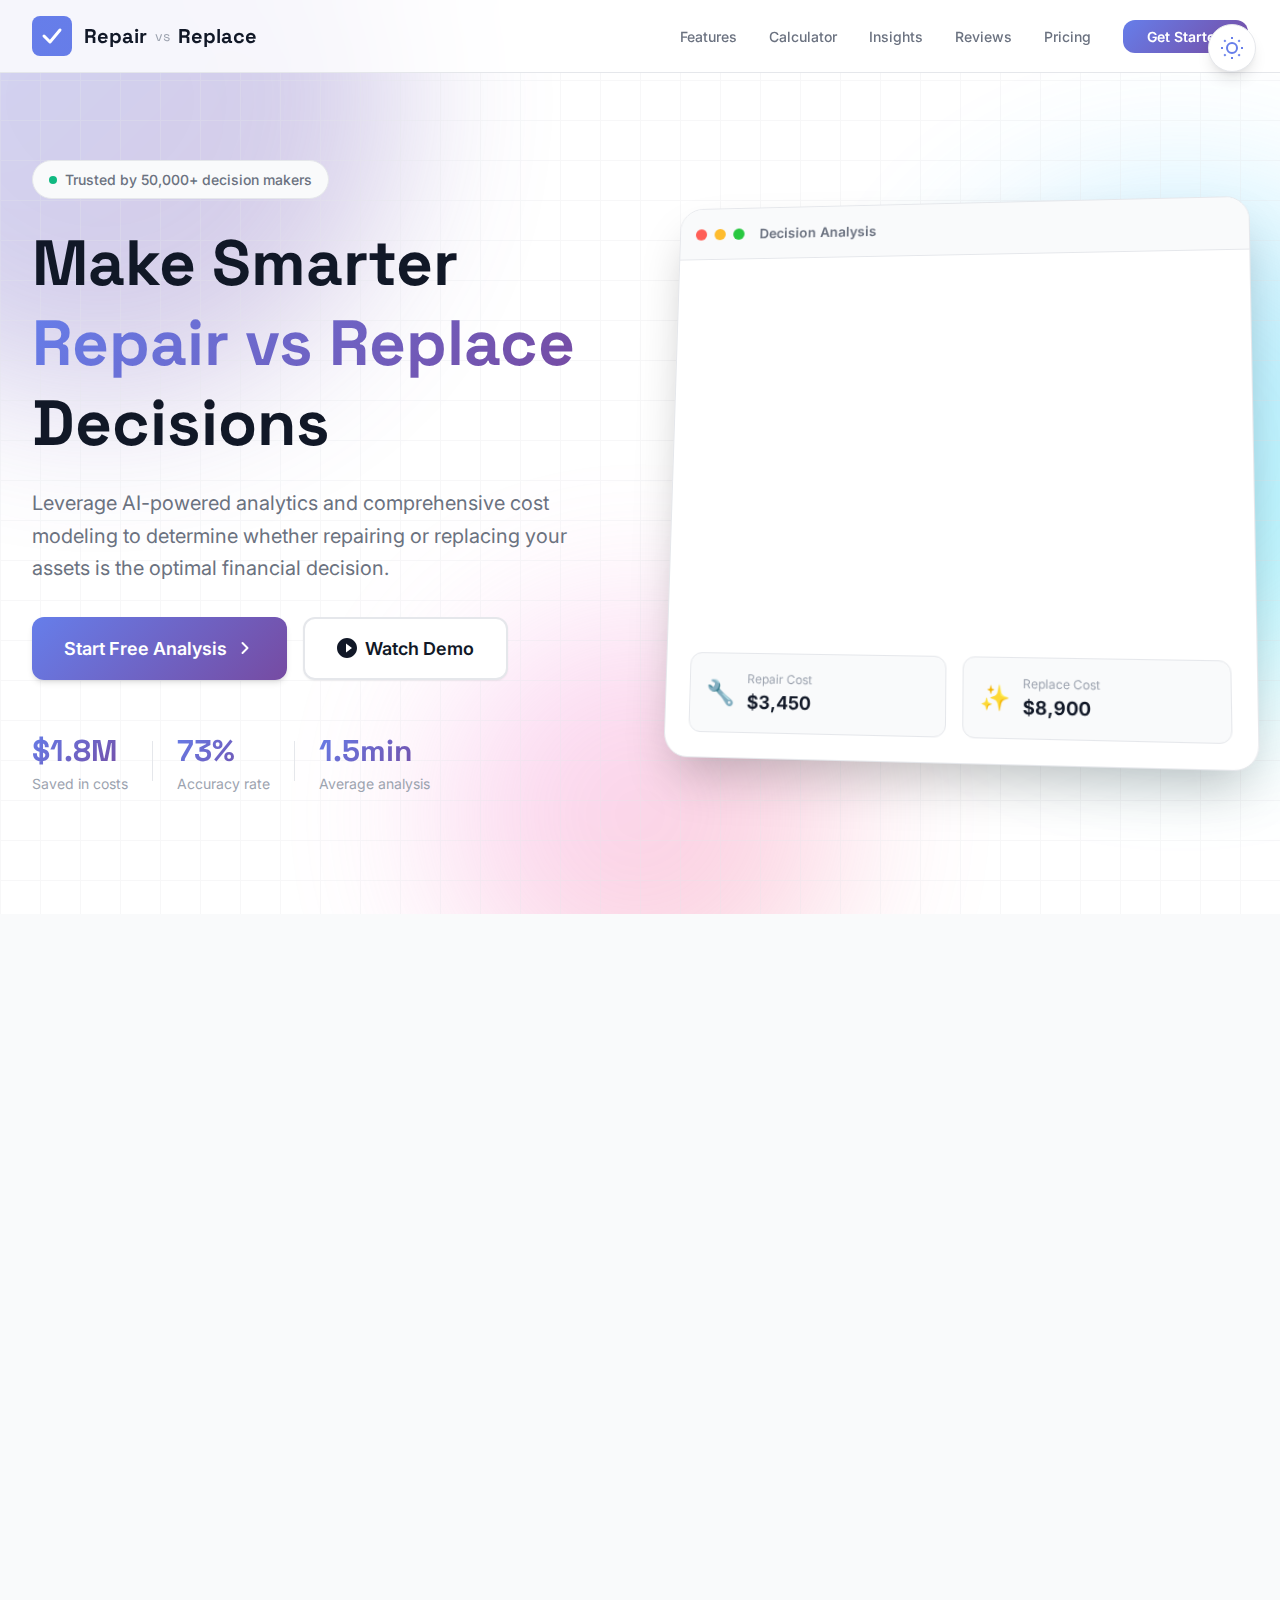
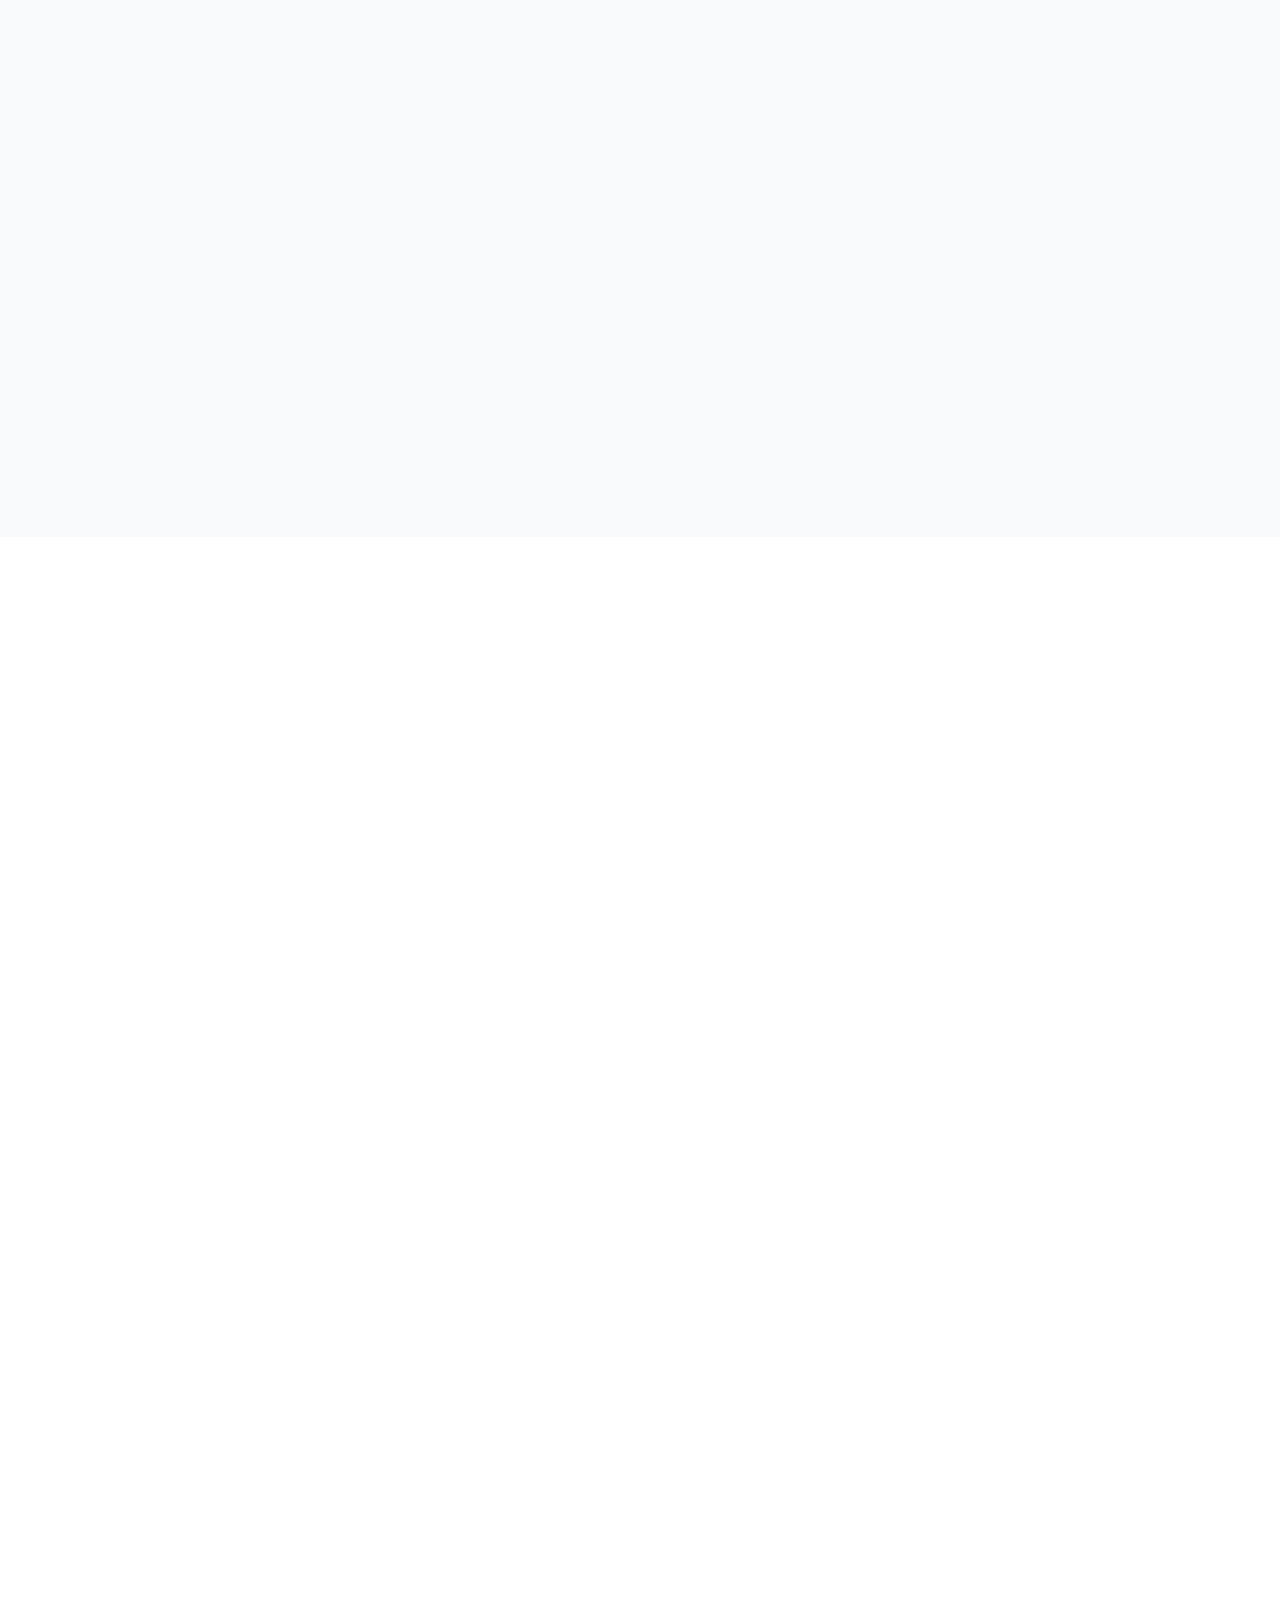
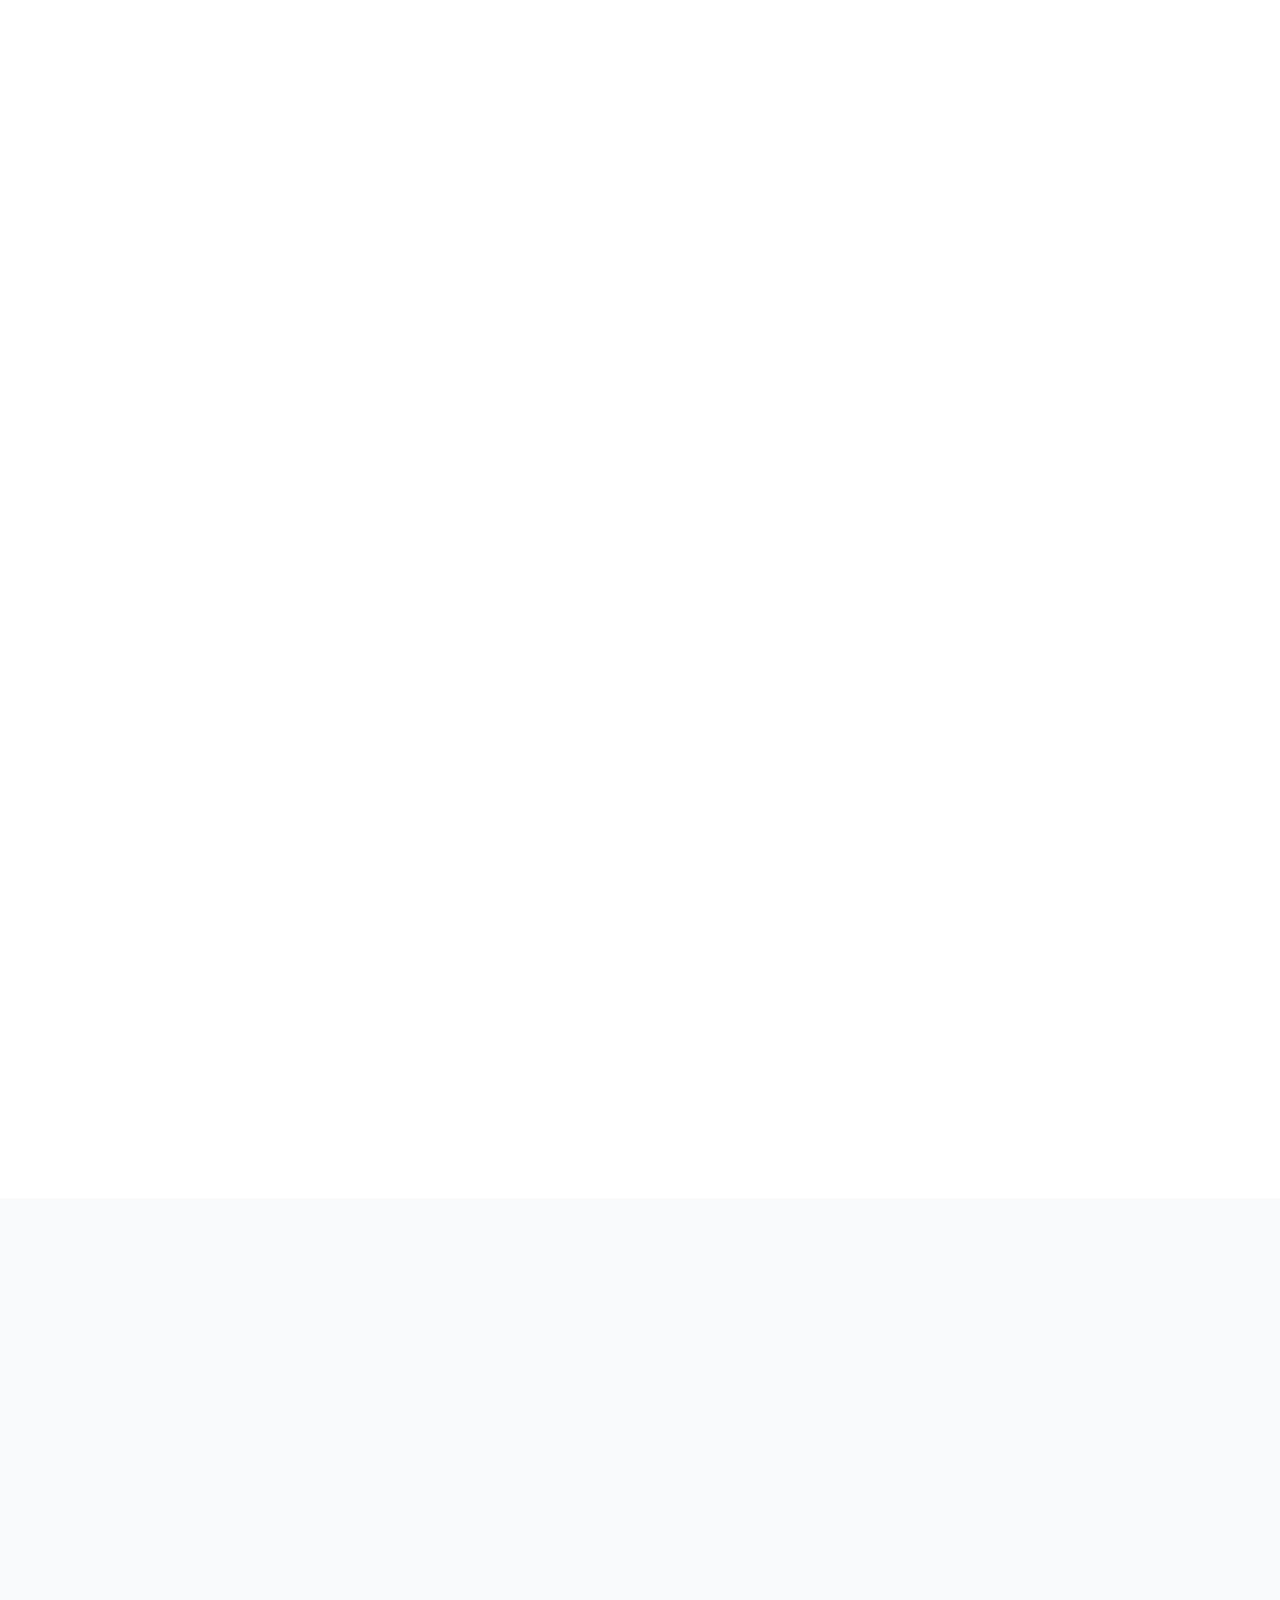
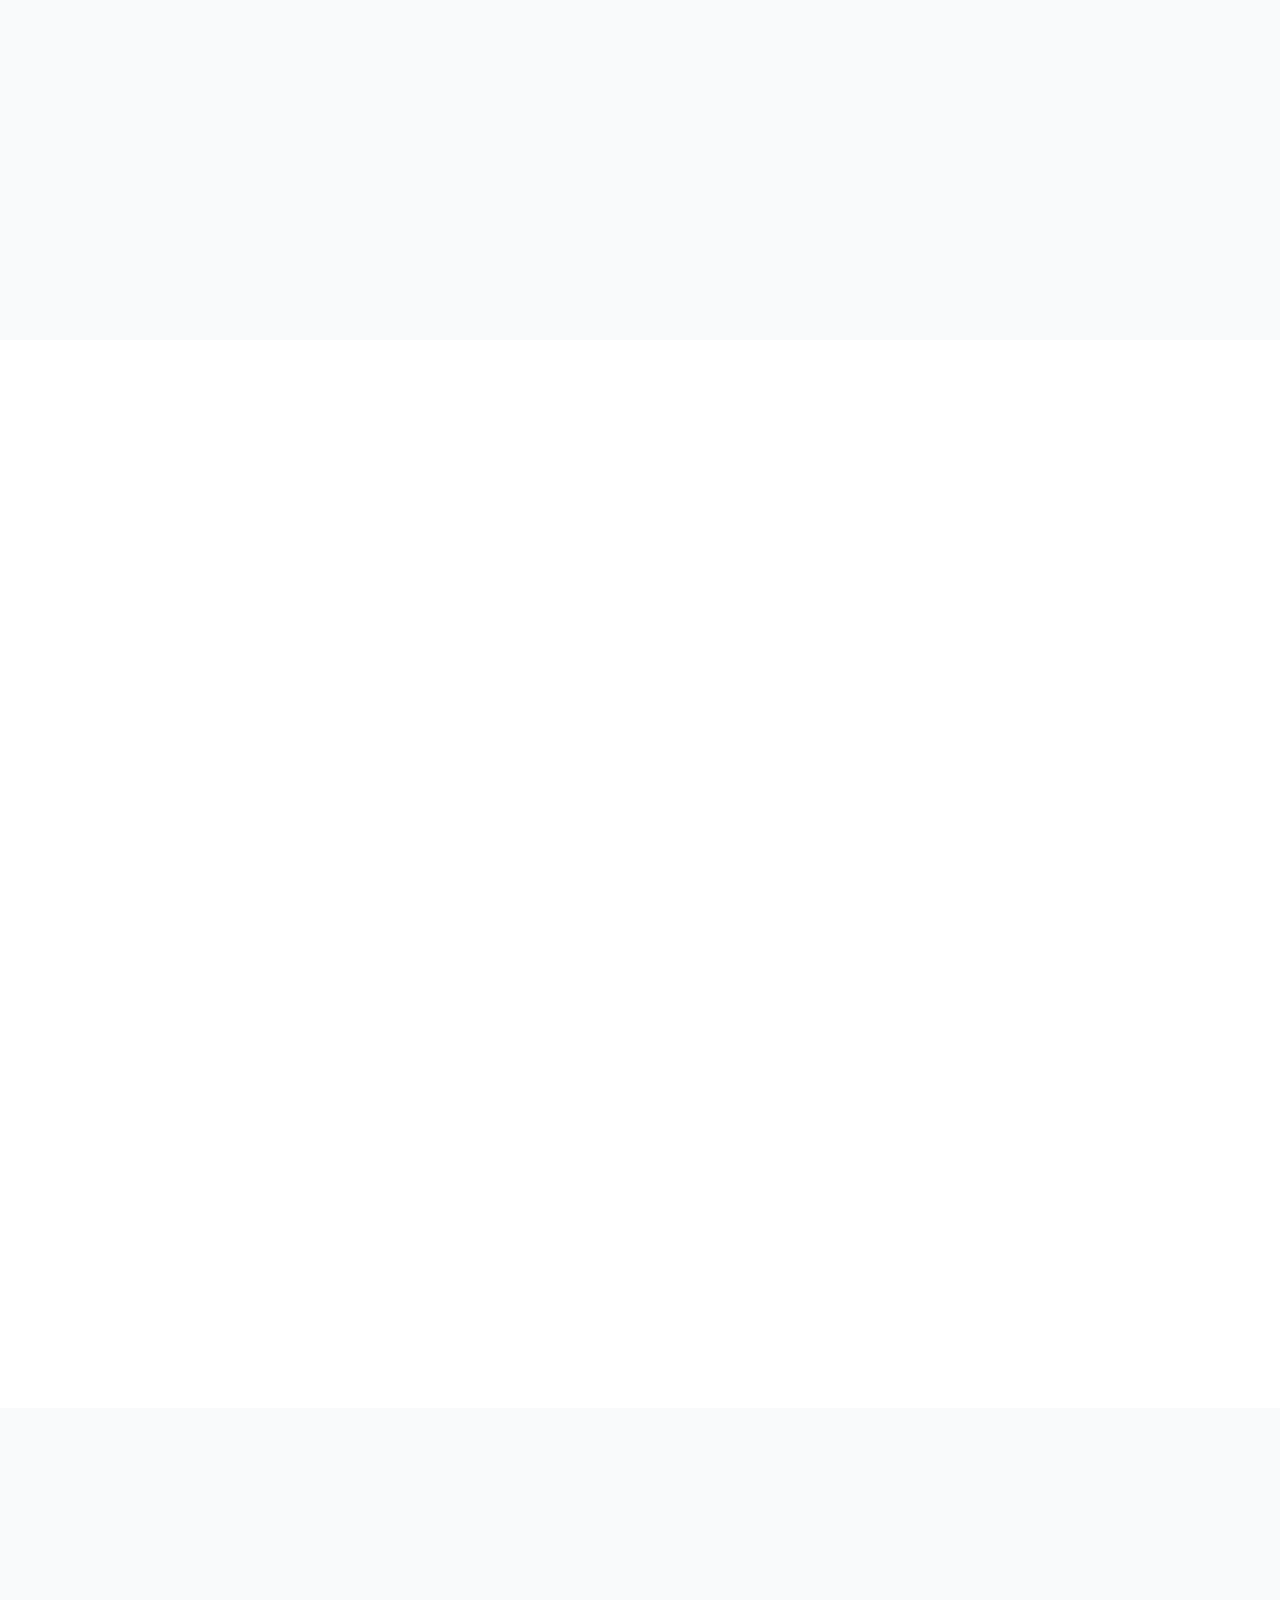
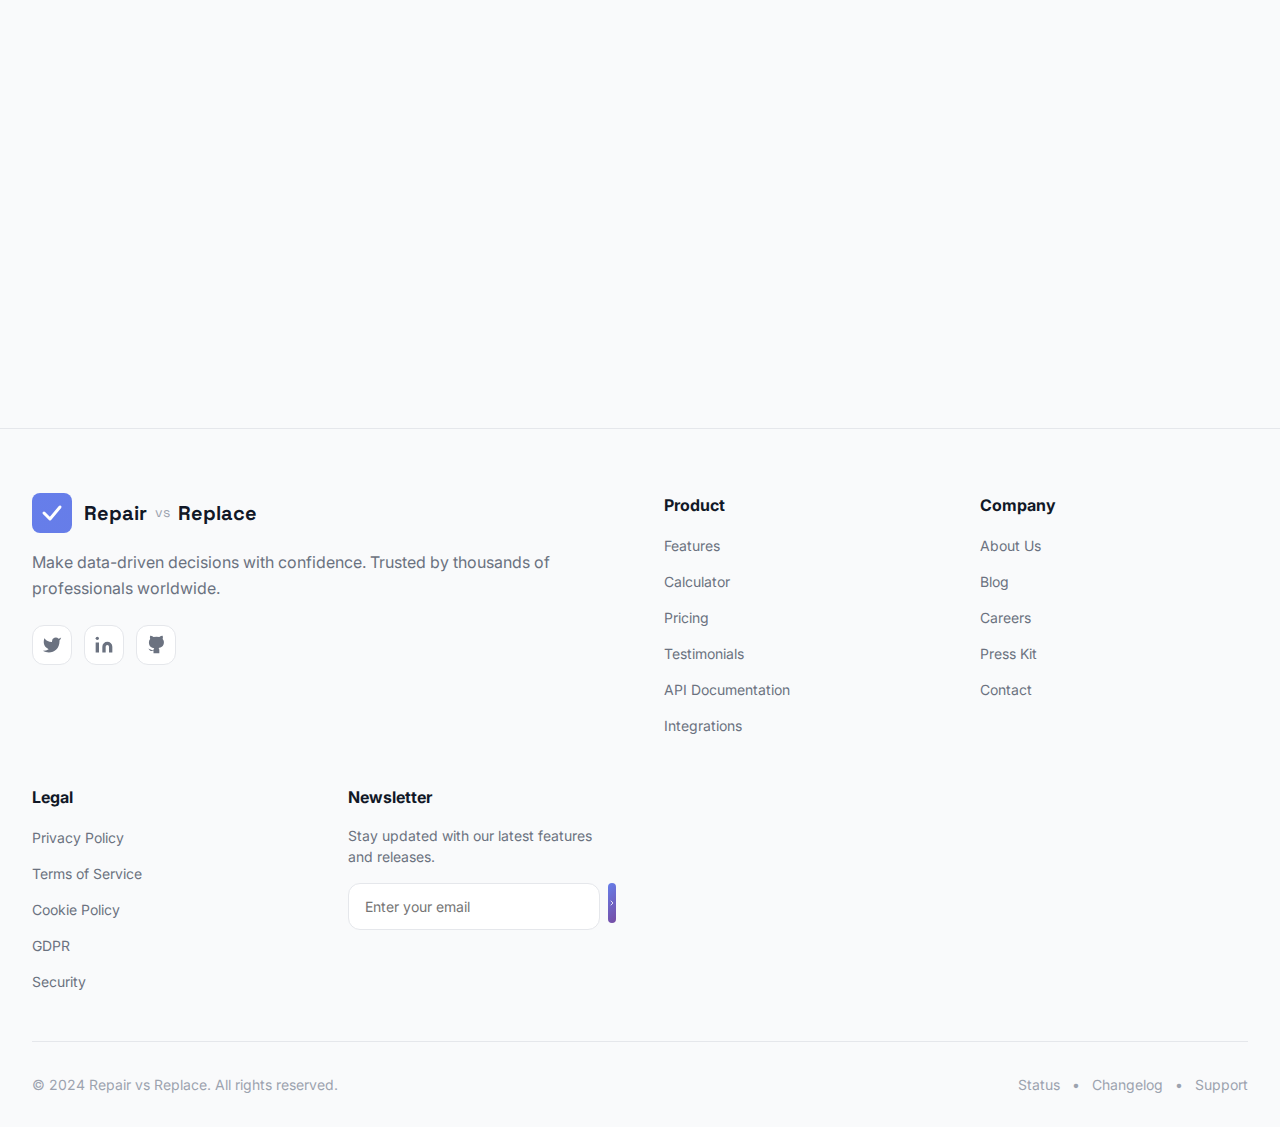
<file: index.html>
<!DOCTYPE html>
<html lang="en">
<head>
    <meta charset="UTF-8">
    <meta name="viewport" content="width=device-width, initial-scale=1.0">
    <meta name="description" content="Make smarter decisions between repair and replacement with our comprehensive analysis tool">
    <title>Repair vs Replace | Smart Decision Platform</title>
    <link rel="stylesheet" href="styles/main.css">
    <link rel="preconnect" href="https://fonts.googleapis.com">
    <link rel="preconnect" href="https://fonts.gstatic.com" crossorigin>
    <link href="https://fonts.googleapis.com/css2?family=Inter:wght@300;400;500;600;700;800;900&family=Space+Grotesk:wght@400;500;600;700&display=swap" rel="stylesheet">
</head>
<body>
    <!-- Theme Toggle -->
    <button class="theme-toggle" id="themeToggle" aria-label="Toggle theme">
        <svg class="sun-icon" width="24" height="24" viewBox="0 0 24 24" fill="none" stroke="currentColor" stroke-width="2">
            <circle cx="12" cy="12" r="5"/>
            <line x1="12" y1="1" x2="12" y2="3"/>
            <line x1="12" y1="21" x2="12" y2="23"/>
            <line x1="4.22" y1="4.22" x2="5.64" y2="5.64"/>
            <line x1="18.36" y1="18.36" x2="19.78" y2="19.78"/>
            <line x1="1" y1="12" x2="3" y2="12"/>
            <line x1="21" y1="12" x2="23" y2="12"/>
            <line x1="4.22" y1="19.78" x2="5.64" y2="18.36"/>
            <line x1="18.36" y1="5.64" x2="19.78" y2="4.22"/>
        </svg>
        <svg class="moon-icon" width="24" height="24" viewBox="0 0 24 24" fill="none" stroke="currentColor" stroke-width="2">
            <path d="M21 12.79A9 9 0 1 1 11.21 3 7 7 0 0 0 21 12.79z"/>
        </svg>
    </button>

    <!-- Navigation -->
    <nav class="navbar">
        <div class="container">
            <div class="nav-content">
                <a href="#" class="logo">
                    <svg class="logo-icon" width="40" height="40" viewBox="0 0 40 40" fill="none">
                        <rect width="40" height="40" rx="8" fill="url(#gradient1)"/>
                        <path d="M12 20L18 26L28 14" stroke="white" stroke-width="3" stroke-linecap="round" stroke-linejoin="round"/>
                        <defs>
                            <linearGradient id="gradient1" x1="0" y1="0" x2="40" y2="40">
                                <stop offset="0%" stop-color="#667eea"/>
                                <stop offset="100%" stop-color="#764ba2"/>
                            </linearGradient>
                        </defs>
                    </svg>
                    <span class="logo-text">Repair<span class="logo-separator">vs</span>Replace</span>
                </a>

                <button class="mobile-menu-toggle" id="mobileMenuToggle" aria-label="Toggle menu">
                    <span></span>
                    <span></span>
                    <span></span>
                </button>

                <ul class="nav-links">
                    <li><a href="#features" class="nav-link">Features</a></li>
                    <li><a href="#calculator" class="nav-link">Calculator</a></li>
                    <li><a href="#insights" class="nav-link">Insights</a></li>
                    <li><a href="#testimonials" class="nav-link">Reviews</a></li>
                    <li><a href="#pricing" class="nav-link">Pricing</a></li>
                    <li><a href="#contact" class="btn-nav">Get Started</a></li>
                </ul>
            </div>
        </div>
    </nav>

    <!-- Hero Section -->
    <section class="hero">
        <div class="hero-background">
            <div class="gradient-orb orb-1"></div>
            <div class="gradient-orb orb-2"></div>
            <div class="gradient-orb orb-3"></div>
            <div class="grid-pattern"></div>
        </div>

        <div class="container">
            <div class="hero-content">
                <div class="hero-badge" data-aos="fade-up">
                    <span class="badge-dot"></span>
                    <span>Trusted by 50,000+ decision makers</span>
                </div>

                <h1 class="hero-title" data-aos="fade-up" data-aos-delay="100">
                    Make Smarter
                    <span class="gradient-text">Repair vs Replace</span>
                    Decisions
                </h1>

                <p class="hero-subtitle" data-aos="fade-up" data-aos-delay="200">
                    Leverage AI-powered analytics and comprehensive cost modeling to determine whether repairing or replacing your assets is the optimal financial decision.
                </p>

                <div class="hero-cta" data-aos="fade-up" data-aos-delay="300">
                    <a href="#calculator" class="btn btn-primary btn-large">
                        <span>Start Free Analysis</span>
                        <svg width="20" height="20" viewBox="0 0 20 20" fill="none">
                            <path d="M7.5 15L12.5 10L7.5 5" stroke="currentColor" stroke-width="2" stroke-linecap="round" stroke-linejoin="round"/>
                        </svg>
                    </a>
                    <a href="#demo" class="btn btn-secondary btn-large">
                        <svg width="20" height="20" viewBox="0 0 20 20" fill="currentColor">
                            <path d="M10 0C4.477 0 0 4.477 0 10s4.477 10 10 10 10-4.477 10-10S15.523 0 10 0zm-1 14.5v-9l6 4.5-6 4.5z"/>
                        </svg>
                        <span>Watch Demo</span>
                    </a>
                </div>

                <div class="hero-stats" data-aos="fade-up" data-aos-delay="400">
                    <div class="stat-item">
                        <div class="stat-number">$2.4M+</div>
                        <div class="stat-label">Saved in costs</div>
                    </div>
                    <div class="stat-divider"></div>
                    <div class="stat-item">
                        <div class="stat-number">98%</div>
                        <div class="stat-label">Accuracy rate</div>
                    </div>
                    <div class="stat-divider"></div>
                    <div class="stat-item">
                        <div class="stat-number">2 min</div>
                        <div class="stat-label">Average analysis</div>
                    </div>
                </div>
            </div>

            <div class="hero-visual" data-aos="fade-left" data-aos-delay="500">
                <div class="dashboard-preview">
                    <div class="dashboard-header">
                        <div class="dashboard-dots">
                            <span></span><span></span><span></span>
                        </div>
                        <div class="dashboard-title">Decision Analysis</div>
                    </div>
                    <div class="dashboard-content">
                        <div class="chart-container">
                            <svg class="chart" viewBox="0 0 300 200">
                                <defs>
                                    <linearGradient id="chartGradient" x1="0%" y1="0%" x2="0%" y2="100%">
                                        <stop offset="0%" stop-color="#667eea" stop-opacity="0.3"/>
                                        <stop offset="100%" stop-color="#667eea" stop-opacity="0"/>
                                    </linearGradient>
                                </defs>
                                <path class="chart-line" d="M0,150 Q50,120 75,100 T150,80 T225,60 T300,40" stroke="#667eea" stroke-width="3" fill="none"/>
                                <path class="chart-area" d="M0,150 Q50,120 75,100 T150,80 T225,60 T300,40 L300,200 L0,200 Z" fill="url(#chartGradient)"/>
                            </svg>
                        </div>
                        <div class="metrics-grid">
                            <div class="metric-card">
                                <div class="metric-icon repair-icon">🔧</div>
                                <div class="metric-info">
                                    <div class="metric-label">Repair Cost</div>
                                    <div class="metric-value">$3,450</div>
                                </div>
                            </div>
                            <div class="metric-card">
                                <div class="metric-icon replace-icon">✨</div>
                                <div class="metric-info">
                                    <div class="metric-label">Replace Cost</div>
                                    <div class="metric-value">$8,900</div>
                                </div>
                            </div>
                        </div>
                    </div>
                </div>
            </div>
        </div>
    </section>

    <!-- Features Section -->
    <section id="features" class="features-section">
        <div class="container">
            <div class="section-header" data-aos="fade-up">
                <span class="section-tag">Features</span>
                <h2 class="section-title">Everything you need to make informed decisions</h2>
                <p class="section-subtitle">Comprehensive tools and insights powered by advanced analytics</p>
            </div>

            <div class="features-grid">
                <div class="feature-card" data-aos="fade-up" data-aos-delay="100">
                    <div class="feature-icon gradient-purple">
                        <svg width="32" height="32" viewBox="0 0 32 32" fill="none" stroke="currentColor" stroke-width="2">
                            <circle cx="16" cy="16" r="12"/>
                            <path d="M16 8v8l4 4"/>
                        </svg>
                    </div>
                    <h3 class="feature-title">Real-Time Analysis</h3>
                    <p class="feature-description">Get instant cost comparisons and projections based on current market data and historical trends.</p>
                    <ul class="feature-list">
                        <li>Live market pricing</li>
                        <li>Instant calculations</li>
                        <li>Dynamic updates</li>
                    </ul>
                </div>

                <div class="feature-card" data-aos="fade-up" data-aos-delay="200">
                    <div class="feature-icon gradient-blue">
                        <svg width="32" height="32" viewBox="0 0 32 32" fill="none" stroke="currentColor" stroke-width="2">
                            <path d="M4 28h24M4 22h24M4 16h24M4 10h24"/>
                            <rect x="8" y="4" width="16" height="4" rx="1"/>
                        </svg>
                    </div>
                    <h3 class="feature-title">Comprehensive Reporting</h3>
                    <p class="feature-description">Generate detailed reports with visual breakdowns, cost projections, and ROI analysis.</p>
                    <ul class="feature-list">
                        <li>PDF exports</li>
                        <li>Visual charts</li>
                        <li>Shareable links</li>
                    </ul>
                </div>

                <div class="feature-card" data-aos="fade-up" data-aos-delay="300">
                    <div class="feature-icon gradient-green">
                        <svg width="32" height="32" viewBox="0 0 32 32" fill="none" stroke="currentColor" stroke-width="2">
                            <path d="M16 4v24M8 8l8-4 8 4M8 24l8 4 8-4M8 8v16M24 8v16"/>
                        </svg>
                    </div>
                    <h3 class="feature-title">AI-Powered Insights</h3>
                    <p class="feature-description">Machine learning algorithms analyze thousands of data points to provide accurate recommendations.</p>
                    <ul class="feature-list">
                        <li>Predictive modeling</li>
                        <li>Pattern recognition</li>
                        <li>Smart suggestions</li>
                    </ul>
                </div>

                <div class="feature-card" data-aos="fade-up" data-aos-delay="400">
                    <div class="feature-icon gradient-orange">
                        <svg width="32" height="32" viewBox="0 0 32 32" fill="none" stroke="currentColor" stroke-width="2">
                            <rect x="4" y="4" width="24" height="24" rx="2"/>
                            <path d="M4 12h24M12 4v24"/>
                        </svg>
                    </div>
                    <h3 class="feature-title">Custom Scenarios</h3>
                    <p class="feature-description">Create multiple scenarios with different variables to compare outcomes side by side.</p>
                    <ul class="feature-list">
                        <li>Multi-scenario planning</li>
                        <li>Variable adjustments</li>
                        <li>Comparison views</li>
                    </ul>
                </div>

                <div class="feature-card" data-aos="fade-up" data-aos-delay="500">
                    <div class="feature-icon gradient-pink">
                        <svg width="32" height="32" viewBox="0 0 32 32" fill="none" stroke="currentColor" stroke-width="2">
                            <path d="M16 4L4 9l12 5 12-5-12-5z"/>
                            <path d="M4 18l12 5 12-5M4 23l12 5 12-5"/>
                        </svg>
                    </div>
                    <h3 class="feature-title">Historical Tracking</h3>
                    <p class="feature-description">Track all your decisions over time and analyze patterns in your repair vs replace choices.</p>
                    <ul class="feature-list">
                        <li>Decision history</li>
                        <li>Trend analysis</li>
                        <li>Performance metrics</li>
                    </ul>
                </div>

                <div class="feature-card" data-aos="fade-up" data-aos-delay="600">
                    <div class="feature-icon gradient-teal">
                        <svg width="32" height="32" viewBox="0 0 32 32" fill="none" stroke="currentColor" stroke-width="2">
                            <circle cx="16" cy="16" r="12"/>
                            <path d="M16 12v4l3 3"/>
                            <path d="M12 8a8 8 0 018 0"/>
                        </svg>
                    </div>
                    <h3 class="feature-title">Team Collaboration</h3>
                    <p class="feature-description">Share analyses with team members, gather input, and make collaborative decisions.</p>
                    <ul class="feature-list">
                        <li>Real-time collaboration</li>
                        <li>Comments & feedback</li>
                        <li>Role-based access</li>
                    </ul>
                </div>
            </div>
        </div>
    </section>

    <!-- Calculator Section -->
    <section id="calculator" class="calculator-section">
        <div class="container">
            <div class="section-header" data-aos="fade-up">
                <span class="section-tag">Interactive Tool</span>
                <h2 class="section-title">Try Our Decision Calculator</h2>
                <p class="section-subtitle">Input your data and get instant recommendations</p>
            </div>

            <div class="calculator-container" data-aos="fade-up" data-aos-delay="200">
                <div class="calculator-form">
                    <div class="form-header">
                        <h3>Asset Information</h3>
                        <p>Provide details about your asset to get started</p>
                    </div>

                    <form id="decisionForm">
                        <div class="form-group">
                            <label for="assetType">Asset Type</label>
                            <select id="assetType" class="form-control">
                                <option value="">Select asset type</option>
                                <option value="appliance">Home Appliance</option>
                                <option value="vehicle">Vehicle</option>
                                <option value="equipment">Equipment</option>
                                <option value="property">Property Component</option>
                                <option value="electronics">Electronics</option>
                                <option value="other">Other</option>
                            </select>
                        </div>

                        <div class="form-row">
                            <div class="form-group">
                                <label for="assetAge">Asset Age (years)</label>
                                <input type="number" id="assetAge" class="form-control" placeholder="e.g., 5" min="0" step="0.5">
                            </div>
                            <div class="form-group">
                                <label for="originalCost">Original Cost ($)</label>
                                <input type="number" id="originalCost" class="form-control" placeholder="e.g., 1200" min="0">
                            </div>
                        </div>

                        <div class="form-row">
                            <div class="form-group">
                                <label for="partsCost">Parts Cost ($)</label>
                                <input type="number" id="partsCost" class="form-control" placeholder="e.g., 200" min="0">
                            </div>
                            <div class="form-group">
                                <label for="laborHours">Labor Hours</label>
                                <input type="number" id="laborHours" class="form-control" placeholder="e.g., 3" min="0" step="0.5">
                            </div>
                        </div>

                        <div class="form-group">
                            <label for="laborRateType">Labor Rate Type</label>
                            <select id="laborRateType" class="form-control">
                                <option value="80">Day Rate - $80/hour</option>
                                <option value="150">Weekend Rate - $150/hour</option>
                                <option value="250">Emergency Rate - $250/hour</option>
                            </select>
                        </div>

                        <div class="form-row">
                            <div class="form-group">
                                <label for="repairCost">Total Repair Cost ($)</label>
                                <input type="number" id="repairCost" class="form-control" placeholder="Auto-calculated" min="0" readonly>
                                <small style="color: var(--text-tertiary); font-size: var(--font-size-xs);">Parts + Labor (auto-calculated)</small>
                            </div>
                            <div class="form-group">
                                <label for="replaceCost">Replacement Cost ($)</label>
                                <input type="number" id="replaceCost" class="form-control" placeholder="e.g., 1500" min="0">
                            </div>
                        </div>

                        <div class="form-group">
                            <label for="lifespan">Expected Lifespan (years)</label>
                            <input type="number" id="lifespan" class="form-control" placeholder="e.g., 10" min="1">
                        </div>

                        <div class="form-group">
                            <label class="checkbox-label">
                                <input type="checkbox" id="energyEfficiency">
                                <span class="checkbox-custom"></span>
                                <span>Consider energy efficiency improvements</span>
                            </label>
                        </div>

                        <button type="submit" class="btn btn-primary btn-large btn-full">
                            <span>Calculate Recommendation</span>
                            <svg width="20" height="20" viewBox="0 0 20 20" fill="none">
                                <path d="M7.5 15L12.5 10L7.5 5" stroke="currentColor" stroke-width="2" stroke-linecap="round" stroke-linejoin="round"/>
                            </svg>
                        </button>
                    </form>
                </div>

                <div class="calculator-results" id="calculatorResults">
                    <div class="results-placeholder">
                        <svg width="120" height="120" viewBox="0 0 120 120" fill="none">
                            <circle cx="60" cy="60" r="50" stroke="currentColor" stroke-width="2" opacity="0.2"/>
                            <path d="M40 60h40M60 40v40" stroke="currentColor" stroke-width="2" stroke-linecap="round"/>
                        </svg>
                        <h4>Enter your data</h4>
                        <p>Fill out the form to see your personalized recommendation</p>
                    </div>
                </div>
            </div>
        </div>
    </section>

    <!-- Insights Section -->
    <section id="insights" class="insights-section">
        <div class="container">
            <div class="section-header" data-aos="fade-up">
                <span class="section-tag">Insights</span>
                <h2 class="section-title">Data-Driven Decision Making</h2>
                <p class="section-subtitle">Key metrics and trends from thousands of analyses</p>
            </div>

            <div class="insights-grid">
                <div class="insight-card large" data-aos="fade-up" data-aos-delay="100">
                    <div class="insight-header">
                        <h3>Cost Breakdown Analysis</h3>
                        <span class="insight-trend positive">+12% accuracy</span>
                    </div>
                    <div class="insight-visual">
                        <div class="comparison-bars">
                            <div class="bar-item">
                                <div class="bar-label">Repair</div>
                                <div class="bar-track">
                                    <div class="bar-fill repair" style="width: 45%"></div>
                                </div>
                                <div class="bar-value">$3,450</div>
                            </div>
                            <div class="bar-item">
                                <div class="bar-label">Replace</div>
                                <div class="bar-track">
                                    <div class="bar-fill replace" style="width: 100%"></div>
                                </div>
                                <div class="bar-value">$8,900</div>
                            </div>
                            <div class="bar-item">
                                <div class="bar-label">5-Year TCO (Repair)</div>
                                <div class="bar-track">
                                    <div class="bar-fill tco" style="width: 72%"></div>
                                </div>
                                <div class="bar-value">$6,200</div>
                            </div>
                        </div>
                    </div>
                </div>

                <div class="insight-card" data-aos="fade-up" data-aos-delay="200">
                    <div class="insight-icon gradient-blue">
                        <svg width="32" height="32" viewBox="0 0 32 32" fill="none" stroke="currentColor" stroke-width="2">
                            <path d="M26 28H6a2 2 0 01-2-2V6a2 2 0 012-2h20a2 2 0 012 2v20a2 2 0 01-2 2z"/>
                            <path d="M4 12h24"/>
                        </svg>
                    </div>
                    <h3>Average Decision Time</h3>
                    <div class="insight-stat">2.3 min</div>
                    <p class="insight-description">From data input to final recommendation</p>
                </div>

                <div class="insight-card" data-aos="fade-up" data-aos-delay="300">
                    <div class="insight-icon gradient-green">
                        <svg width="32" height="32" viewBox="0 0 32 32" fill="none" stroke="currentColor" stroke-width="2">
                            <path d="M16 4L4 16l12 12 12-12L16 4z"/>
                            <path d="M16 4v24"/>
                        </svg>
                    </div>
                    <h3>Success Rate</h3>
                    <div class="insight-stat">98.2%</div>
                    <p class="insight-description">Users satisfied with recommendations</p>
                </div>

                <div class="insight-card" data-aos="fade-up" data-aos-delay="400">
                    <div class="insight-icon gradient-purple">
                        <svg width="32" height="32" viewBox="0 0 32 32" fill="none" stroke="currentColor" stroke-width="2">
                            <circle cx="16" cy="16" r="12"/>
                            <path d="M16 12v8M16 8v1"/>
                        </svg>
                    </div>
                    <h3>Cost Savings</h3>
                    <div class="insight-stat">$2.4M+</div>
                    <p class="insight-description">Total saved by our users in 2024</p>
                </div>
            </div>
        </div>
    </section>

    <!-- Testimonials Section -->
    <section id="testimonials" class="testimonials-section">
        <div class="container">
            <div class="section-header" data-aos="fade-up">
                <span class="section-tag">Testimonials</span>
                <h2 class="section-title">Trusted by thousands</h2>
                <p class="section-subtitle">See what our users have to say</p>
            </div>

            <div class="testimonials-grid">
                <div class="testimonial-card" data-aos="fade-up" data-aos-delay="100">
                    <div class="testimonial-stars">★★★★★</div>
                    <p class="testimonial-text">"This tool saved us over $50,000 in the first quarter alone. The insights are incredibly accurate and the interface is intuitive."</p>
                    <div class="testimonial-author">
                        <div class="author-avatar" style="background: linear-gradient(135deg, #667eea 0%, #764ba2 100%);">JD</div>
                        <div class="author-info">
                            <div class="author-name">John Davidson</div>
                            <div class="author-title">Fleet Manager, LogiCorp</div>
                        </div>
                    </div>
                </div>

                <div class="testimonial-card" data-aos="fade-up" data-aos-delay="200">
                    <div class="testimonial-stars">★★★★★</div>
                    <p class="testimonial-text">"Finally, a data-driven approach to repair decisions. The ROI calculations are spot-on and have transformed our maintenance strategy."</p>
                    <div class="testimonial-author">
                        <div class="author-avatar" style="background: linear-gradient(135deg, #f093fb 0%, #f5576c 100%);">SM</div>
                        <div class="author-info">
                            <div class="author-name">Sarah Mitchell</div>
                            <div class="author-title">Operations Director, BuildTech</div>
                        </div>
                    </div>
                </div>

                <div class="testimonial-card" data-aos="fade-up" data-aos-delay="300">
                    <div class="testimonial-stars">★★★★★</div>
                    <p class="testimonial-text">"The comparison reports have become essential in our decision-making process. Clear, comprehensive, and always accurate."</p>
                    <div class="testimonial-author">
                        <div class="author-avatar" style="background: linear-gradient(135deg, #4facfe 0%, #00f2fe 100%);">MR</div>
                        <div class="author-info">
                            <div class="author-name">Michael Rodriguez</div>
                            <div class="author-title">Facilities Manager, TechHub</div>
                        </div>
                    </div>
                </div>
            </div>
        </div>
    </section>

    <!-- Pricing Section -->
    <section id="pricing" class="pricing-section">
        <div class="container">
            <div class="section-header" data-aos="fade-up">
                <span class="section-tag">Pricing</span>
                <h2 class="section-title">Choose your plan</h2>
                <p class="section-subtitle">Flexible pricing for teams of all sizes</p>
            </div>

            <div class="pricing-toggle" data-aos="fade-up" data-aos-delay="100">
                <button class="toggle-btn active" data-period="monthly">Monthly</button>
                <button class="toggle-btn" data-period="annual">Annual <span class="discount-badge">Save 20%</span></button>
            </div>

            <div class="pricing-grid">
                <div class="pricing-card" data-aos="fade-up" data-aos-delay="200">
                    <div class="pricing-header">
                        <h3 class="pricing-name">Starter</h3>
                        <p class="pricing-description">Perfect for individuals</p>
                    </div>
                    <div class="pricing-price">
                        <span class="price-currency">$</span>
                        <span class="price-amount">19</span>
                        <span class="price-period">/month</span>
                    </div>
                    <ul class="pricing-features">
                        <li class="feature-included">
                            <svg class="check-icon" width="20" height="20" viewBox="0 0 20 20" fill="currentColor">
                                <path d="M10 0C4.477 0 0 4.477 0 10s4.477 10 10 10 10-4.477 10-10S15.523 0 10 0zm-1.5 14.5L4 10l1.5-1.5L8.5 11l4.5-4.5L14.5 8l-6 6.5z"/>
                            </svg>
                            <span>50 analyses per month</span>
                        </li>
                        <li class="feature-included">
                            <svg class="check-icon" width="20" height="20" viewBox="0 0 20 20" fill="currentColor">
                                <path d="M10 0C4.477 0 0 4.477 0 10s4.477 10 10 10 10-4.477 10-10S15.523 0 10 0zm-1.5 14.5L4 10l1.5-1.5L8.5 11l4.5-4.5L14.5 8l-6 6.5z"/>
                            </svg>
                            <span>Basic reporting</span>
                        </li>
                        <li class="feature-included">
                            <svg class="check-icon" width="20" height="20" viewBox="0 0 20 20" fill="currentColor">
                                <path d="M10 0C4.477 0 0 4.477 0 10s4.477 10 10 10 10-4.477 10-10S15.523 0 10 0zm-1.5 14.5L4 10l1.5-1.5L8.5 11l4.5-4.5L14.5 8l-6 6.5z"/>
                            </svg>
                            <span>Email support</span>
                        </li>
                        <li class="feature-excluded">
                            <svg class="x-icon" width="20" height="20" viewBox="0 0 20 20" fill="currentColor">
                                <path d="M10 0C4.477 0 0 4.477 0 10s4.477 10 10 10 10-4.477 10-10S15.523 0 10 0zm3.5 12L10 8.5 6.5 12 5 10.5 8.5 7 5 3.5 6.5 2 10 5.5 13.5 2l1.5 1.5L11.5 7l3.5 3.5-1.5 1.5z"/>
                            </svg>
                            <span>Team collaboration</span>
                        </li>
                    </ul>
                    <button class="btn btn-secondary btn-full">Get Started</button>
                </div>

                <div class="pricing-card featured" data-aos="fade-up" data-aos-delay="300">
                    <div class="popular-badge">Most Popular</div>
                    <div class="pricing-header">
                        <h3 class="pricing-name">Professional</h3>
                        <p class="pricing-description">For small teams</p>
                    </div>
                    <div class="pricing-price">
                        <span class="price-currency">$</span>
                        <span class="price-amount">49</span>
                        <span class="price-period">/month</span>
                    </div>
                    <ul class="pricing-features">
                        <li class="feature-included">
                            <svg class="check-icon" width="20" height="20" viewBox="0 0 20 20" fill="currentColor">
                                <path d="M10 0C4.477 0 0 4.477 0 10s4.477 10 10 10 10-4.477 10-10S15.523 0 10 0zm-1.5 14.5L4 10l1.5-1.5L8.5 11l4.5-4.5L14.5 8l-6 6.5z"/>
                            </svg>
                            <span>Unlimited analyses</span>
                        </li>
                        <li class="feature-included">
                            <svg class="check-icon" width="20" height="20" viewBox="0 0 20 20" fill="currentColor">
                                <path d="M10 0C4.477 0 0 4.477 0 10s4.477 10 10 10 10-4.477 10-10S15.523 0 10 0zm-1.5 14.5L4 10l1.5-1.5L8.5 11l4.5-4.5L14.5 8l-6 6.5z"/>
                            </svg>
                            <span>Advanced reporting</span>
                        </li>
                        <li class="feature-included">
                            <svg class="check-icon" width="20" height="20" viewBox="0 0 20 20" fill="currentColor">
                                <path d="M10 0C4.477 0 0 4.477 0 10s4.477 10 10 10 10-4.477 10-10S15.523 0 10 0zm-1.5 14.5L4 10l1.5-1.5L8.5 11l4.5-4.5L14.5 8l-6 6.5z"/>
                            </svg>
                            <span>Priority support</span>
                        </li>
                        <li class="feature-included">
                            <svg class="check-icon" width="20" height="20" viewBox="0 0 20 20" fill="currentColor">
                                <path d="M10 0C4.477 0 0 4.477 0 10s4.477 10 10 10 10-4.477 10-10S15.523 0 10 0zm-1.5 14.5L4 10l1.5-1.5L8.5 11l4.5-4.5L14.5 8l-6 6.5z"/>
                            </svg>
                            <span>Up to 10 team members</span>
                        </li>
                        <li class="feature-included">
                            <svg class="check-icon" width="20" height="20" viewBox="0 0 20 20" fill="currentColor">
                                <path d="M10 0C4.477 0 0 4.477 0 10s4.477 10 10 10 10-4.477 10-10S15.523 0 10 0zm-1.5 14.5L4 10l1.5-1.5L8.5 11l4.5-4.5L14.5 8l-6 6.5z"/>
                            </svg>
                            <span>API access</span>
                        </li>
                    </ul>
                    <button class="btn btn-primary btn-full">Get Started</button>
                </div>

                <div class="pricing-card" data-aos="fade-up" data-aos-delay="400">
                    <div class="pricing-header">
                        <h3 class="pricing-name">Enterprise</h3>
                        <p class="pricing-description">For large organizations</p>
                    </div>
                    <div class="pricing-price">
                        <span class="price-amount" style="font-size: 2rem;">Custom</span>
                    </div>
                    <ul class="pricing-features">
                        <li class="feature-included">
                            <svg class="check-icon" width="20" height="20" viewBox="0 0 20 20" fill="currentColor">
                                <path d="M10 0C4.477 0 0 4.477 0 10s4.477 10 10 10 10-4.477 10-10S15.523 0 10 0zm-1.5 14.5L4 10l1.5-1.5L8.5 11l4.5-4.5L14.5 8l-6 6.5z"/>
                            </svg>
                            <span>Everything in Professional</span>
                        </li>
                        <li class="feature-included">
                            <svg class="check-icon" width="20" height="20" viewBox="0 0 20 20" fill="currentColor">
                                <path d="M10 0C4.477 0 0 4.477 0 10s4.477 10 10 10 10-4.477 10-10S15.523 0 10 0zm-1.5 14.5L4 10l1.5-1.5L8.5 11l4.5-4.5L14.5 8l-6 6.5z"/>
                            </svg>
                            <span>Unlimited team members</span>
                        </li>
                        <li class="feature-included">
                            <svg class="check-icon" width="20" height="20" viewBox="0 0 20 20" fill="currentColor">
                                <path d="M10 0C4.477 0 0 4.477 0 10s4.477 10 10 10 10-4.477 10-10S15.523 0 10 0zm-1.5 14.5L4 10l1.5-1.5L8.5 11l4.5-4.5L14.5 8l-6 6.5z"/>
                            </svg>
                            <span>Dedicated account manager</span>
                        </li>
                        <li class="feature-included">
                            <svg class="check-icon" width="20" height="20" viewBox="0 0 20 20" fill="currentColor">
                                <path d="M10 0C4.477 0 0 4.477 0 10s4.477 10 10 10 10-4.477 10-10S15.523 0 10 0zm-1.5 14.5L4 10l1.5-1.5L8.5 11l4.5-4.5L14.5 8l-6 6.5z"/>
                            </svg>
                            <span>Custom integrations</span>
                        </li>
                        <li class="feature-included">
                            <svg class="check-icon" width="20" height="20" viewBox="0 0 20 20" fill="currentColor">
                                <path d="M10 0C4.477 0 0 4.477 0 10s4.477 10 10 10 10-4.477 10-10S15.523 0 10 0zm-1.5 14.5L4 10l1.5-1.5L8.5 11l4.5-4.5L14.5 8l-6 6.5z"/>
                            </svg>
                            <span>SLA guarantee</span>
                        </li>
                    </ul>
                    <button class="btn btn-secondary btn-full">Contact Sales</button>
                </div>
            </div>
        </div>
    </section>

    <!-- CTA Section -->
    <section class="cta-section">
        <div class="container">
            <div class="cta-card" data-aos="fade-up">
                <div class="cta-content">
                    <h2 class="cta-title">Ready to make smarter decisions?</h2>
                    <p class="cta-subtitle">Join thousands of professionals who trust our platform for critical repair vs replace decisions.</p>
                    <div class="cta-buttons">
                        <a href="#contact" class="btn btn-primary btn-large">
                            <span>Start Free Trial</span>
                            <svg width="20" height="20" viewBox="0 0 20 20" fill="none">
                                <path d="M7.5 15L12.5 10L7.5 5" stroke="currentColor" stroke-width="2" stroke-linecap="round" stroke-linejoin="round"/>
                            </svg>
                        </a>
                        <a href="#contact" class="btn btn-secondary btn-large">Schedule Demo</a>
                    </div>
                </div>
                <div class="cta-visual">
                    <div class="floating-card card-1">
                        <div class="card-icon">💰</div>
                        <div class="card-text">$2.4M Saved</div>
                    </div>
                    <div class="floating-card card-2">
                        <div class="card-icon">⚡</div>
                        <div class="card-text">2 min avg</div>
                    </div>
                    <div class="floating-card card-3">
                        <div class="card-icon">✓</div>
                        <div class="card-text">98% Success</div>
                    </div>
                </div>
            </div>
        </div>
    </section>

    <!-- Footer -->
    <footer class="footer">
        <div class="container">
            <div class="footer-content">
                <div class="footer-section">
                    <a href="#" class="footer-logo">
                        <svg class="logo-icon" width="40" height="40" viewBox="0 0 40 40" fill="none">
                            <rect width="40" height="40" rx="8" fill="url(#gradient2)"/>
                            <path d="M12 20L18 26L28 14" stroke="white" stroke-width="3" stroke-linecap="round" stroke-linejoin="round"/>
                            <defs>
                                <linearGradient id="gradient2" x1="0" y1="0" x2="40" y2="40">
                                    <stop offset="0%" stop-color="#667eea"/>
                                    <stop offset="100%" stop-color="#764ba2"/>
                                </linearGradient>
                            </defs>
                        </svg>
                        <span class="logo-text">Repair<span class="logo-separator">vs</span>Replace</span>
                    </a>
                    <p class="footer-description">Make data-driven decisions with confidence. Trusted by thousands of professionals worldwide.</p>
                    <div class="social-links">
                        <a href="#" class="social-link" aria-label="Twitter">
                            <svg width="20" height="20" viewBox="0 0 24 24" fill="currentColor">
                                <path d="M23 3a10.9 10.9 0 01-3.14 1.53 4.48 4.48 0 00-7.86 3v1A10.66 10.66 0 013 4s-4 9 5 13a11.64 11.64 0 01-7 2c9 5 20 0 20-11.5a4.5 4.5 0 00-.08-.83A7.72 7.72 0 0023 3z"/>
                            </svg>
                        </a>
                        <a href="#" class="social-link" aria-label="LinkedIn">
                            <svg width="20" height="20" viewBox="0 0 24 24" fill="currentColor">
                                <path d="M16 8a6 6 0 016 6v7h-4v-7a2 2 0 00-2-2 2 2 0 00-2 2v7h-4v-7a6 6 0 016-6zM2 9h4v12H2z"/>
                                <circle cx="4" cy="4" r="2"/>
                            </svg>
                        </a>
                        <a href="#" class="social-link" aria-label="GitHub">
                            <svg width="20" height="20" viewBox="0 0 24 24" fill="currentColor">
                                <path d="M9 19c-5 1.5-5-2.5-7-3m14 6v-3.87a3.37 3.37 0 00-.94-2.61c3.14-.35 6.44-1.54 6.44-7A5.44 5.44 0 0020 4.77 5.07 5.07 0 0019.91 1S18.73.65 16 2.48a13.38 13.38 0 00-7 0C6.27.65 5.09 1 5.09 1A5.07 5.07 0 005 4.77a5.44 5.44 0 00-1.5 3.78c0 5.42 3.3 6.61 6.44 7A3.37 3.37 0 009 18.13V22"/>
                            </svg>
                        </a>
                    </div>
                </div>

                <div class="footer-section">
                    <h4 class="footer-heading">Product</h4>
                    <ul class="footer-links">
                        <li><a href="#features">Features</a></li>
                        <li><a href="#calculator">Calculator</a></li>
                        <li><a href="#pricing">Pricing</a></li>
                        <li><a href="#testimonials">Testimonials</a></li>
                        <li><a href="#">API Documentation</a></li>
                        <li><a href="#">Integrations</a></li>
                    </ul>
                </div>

                <div class="footer-section">
                    <h4 class="footer-heading">Company</h4>
                    <ul class="footer-links">
                        <li><a href="#">About Us</a></li>
                        <li><a href="#">Blog</a></li>
                        <li><a href="#">Careers</a></li>
                        <li><a href="#">Press Kit</a></li>
                        <li><a href="#">Contact</a></li>
                    </ul>
                </div>

                <div class="footer-section">
                    <h4 class="footer-heading">Legal</h4>
                    <ul class="footer-links">
                        <li><a href="#">Privacy Policy</a></li>
                        <li><a href="#">Terms of Service</a></li>
                        <li><a href="#">Cookie Policy</a></li>
                        <li><a href="#">GDPR</a></li>
                        <li><a href="#">Security</a></li>
                    </ul>
                </div>

                <div class="footer-section">
                    <h4 class="footer-heading">Newsletter</h4>
                    <p class="newsletter-text">Stay updated with our latest features and releases.</p>
                    <form class="newsletter-form">
                        <input type="email" placeholder="Enter your email" class="newsletter-input" required>
                        <button type="submit" class="newsletter-button">
                            <svg width="20" height="20" viewBox="0 0 20 20" fill="none">
                                <path d="M7.5 15L12.5 10L7.5 5" stroke="currentColor" stroke-width="2" stroke-linecap="round" stroke-linejoin="round"/>
                            </svg>
                        </button>
                    </form>
                </div>
            </div>

            <div class="footer-bottom">
                <p>&copy; 2024 Repair vs Replace. All rights reserved.</p>
                <div class="footer-bottom-links">
                    <a href="#">Status</a>
                    <span>•</span>
                    <a href="#">Changelog</a>
                    <span>•</span>
                    <a href="#">Support</a>
                </div>
            </div>
        </div>
    </footer>

    <script src="scripts/main.js"></script>
</body>
</html>
</file>
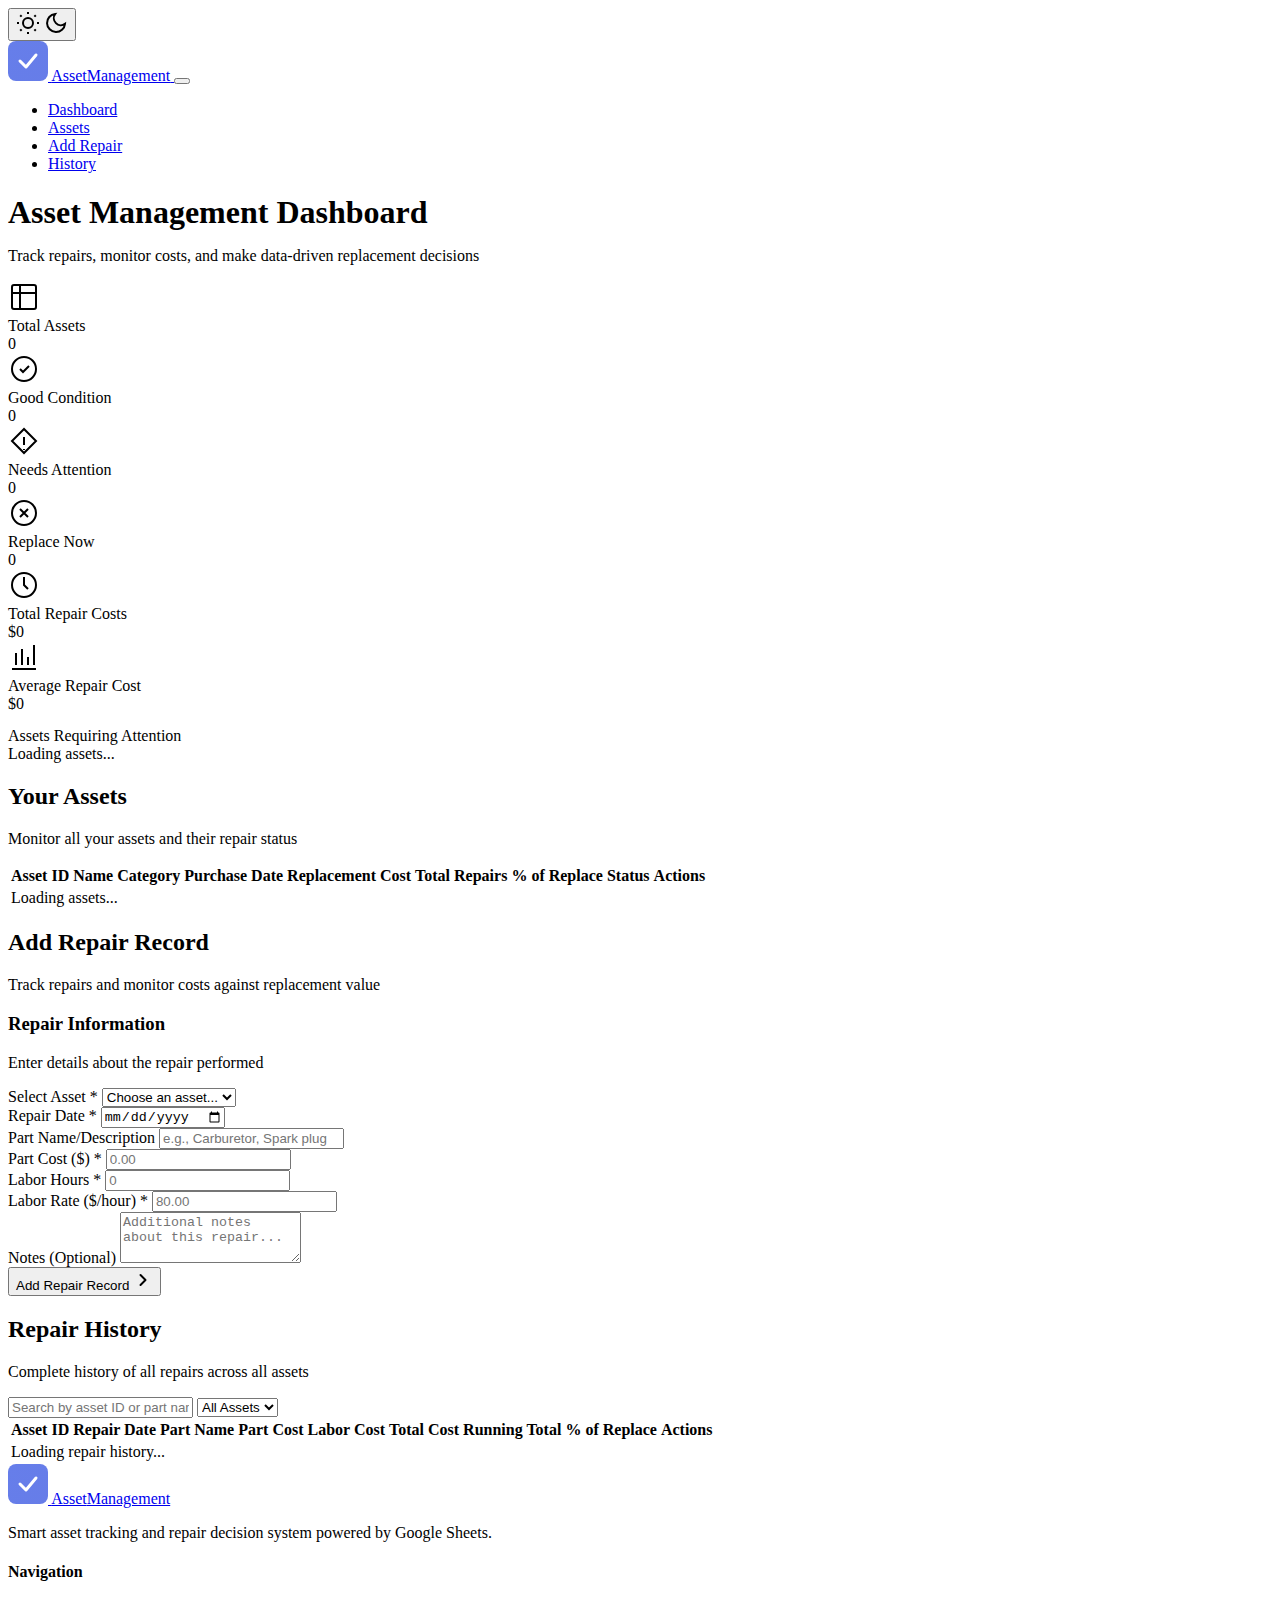
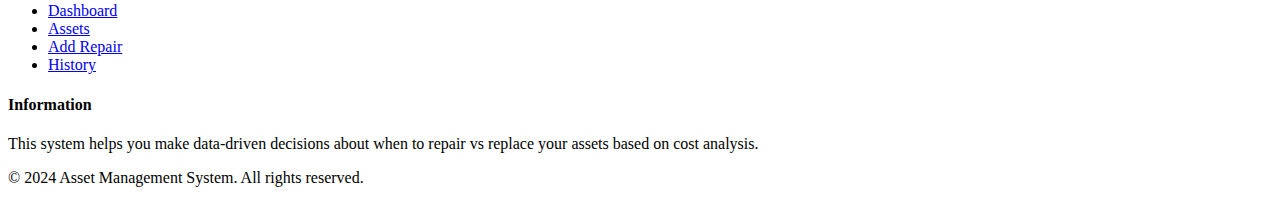
<file: google-apps-script/index.html>
<!DOCTYPE html>
<html lang="en">
<head>
    <meta charset="UTF-8">
    <meta name="viewport" content="width=device-width, initial-scale=1.0">
    <title>Asset Management System</title>
    <?!= include('styles'); ?>
</head>
<body>
    <!-- Theme Toggle -->
    <button class="theme-toggle" id="themeToggle" aria-label="Toggle theme">
        <svg class="sun-icon" width="24" height="24" viewBox="0 0 24 24" fill="none" stroke="currentColor" stroke-width="2">
            <circle cx="12" cy="12" r="5"/>
            <line x1="12" y1="1" x2="12" y2="3"/>
            <line x1="12" y1="21" x2="12" y2="23"/>
            <line x1="4.22" y1="4.22" x2="5.64" y2="5.64"/>
            <line x1="18.36" y1="18.36" x2="19.78" y2="19.78"/>
            <line x1="1" y1="12" x2="3" y2="12"/>
            <line x1="21" y1="12" x2="23" y2="12"/>
            <line x1="4.22" y1="19.78" x2="5.64" y2="18.36"/>
            <line x1="18.36" y1="5.64" x2="19.78" y2="4.22"/>
        </svg>
        <svg class="moon-icon" width="24" height="24" viewBox="0 0 24 24" fill="none" stroke="currentColor" stroke-width="2">
            <path d="M21 12.79A9 9 0 1 1 11.21 3 7 7 0 0 0 21 12.79z"/>
        </svg>
    </button>

    <!-- Navigation -->
    <nav class="navbar">
        <div class="container">
            <div class="nav-content">
                <a href="#" class="logo">
                    <svg class="logo-icon" width="40" height="40" viewBox="0 0 40 40" fill="none">
                        <rect width="40" height="40" rx="8" fill="url(#gradient1)"/>
                        <path d="M12 20L18 26L28 14" stroke="white" stroke-width="3" stroke-linecap="round" stroke-linejoin="round"/>
                        <defs>
                            <linearGradient id="gradient1" x1="0" y1="0" x2="40" y2="40">
                                <stop offset="0%" stop-color="#667eea"/>
                                <stop offset="100%" stop-color="#764ba2"/>
                            </linearGradient>
                        </defs>
                    </svg>
                    <span class="logo-text">Asset<span class="logo-separator">Management</span></span>
                </a>

                <button class="mobile-menu-toggle" id="mobileMenuToggle" aria-label="Toggle menu">
                    <span></span>
                    <span></span>
                    <span></span>
                </button>

                <ul class="nav-links">
                    <li><a href="#dashboard" class="nav-link active">Dashboard</a></li>
                    <li><a href="#assets" class="nav-link">Assets</a></li>
                    <li><a href="#repairs" class="nav-link">Add Repair</a></li>
                    <li><a href="#history" class="nav-link">History</a></li>
                </ul>
            </div>
        </div>
    </nav>

    <!-- Dashboard Section -->
    <section id="dashboard" class="hero dashboard-section">
        <div class="hero-background">
            <div class="gradient-orb orb-1"></div>
            <div class="gradient-orb orb-2"></div>
            <div class="gradient-orb orb-3"></div>
            <div class="grid-pattern"></div>
        </div>

        <div class="container">
            <div class="section-header" style="position: relative; z-index: 1;">
                <h1 class="section-title" style="color: var(--text-primary); margin-bottom: var(--spacing-2);">Asset Management Dashboard</h1>
                <p class="section-subtitle">Track repairs, monitor costs, and make data-driven replacement decisions</p>
            </div>

            <div class="stats-grid" style="position: relative; z-index: 1;">
                <div class="stat-card" data-aos="fade-up">
                    <div class="stat-icon gradient-blue">
                        <svg width="32" height="32" viewBox="0 0 32 32" fill="none" stroke="currentColor" stroke-width="2">
                            <rect x="4" y="4" width="24" height="24" rx="2"/>
                            <path d="M4 12h24M12 4v24"/>
                        </svg>
                    </div>
                    <div class="stat-info">
                        <div class="stat-label">Total Assets</div>
                        <div class="stat-number" id="totalAssets">0</div>
                    </div>
                </div>

                <div class="stat-card" data-aos="fade-up" data-aos-delay="100">
                    <div class="stat-icon gradient-green">
                        <svg width="32" height="32" viewBox="0 0 32 32" fill="none" stroke="currentColor" stroke-width="2">
                            <circle cx="16" cy="16" r="12"/>
                            <path d="M12 16l3 3 6-6"/>
                        </svg>
                    </div>
                    <div class="stat-info">
                        <div class="stat-label">Good Condition</div>
                        <div class="stat-number" id="goodAssets">0</div>
                    </div>
                </div>

                <div class="stat-card" data-aos="fade-up" data-aos-delay="200">
                    <div class="stat-icon gradient-orange">
                        <svg width="32" height="32" viewBox="0 0 32 32" fill="none" stroke="currentColor" stroke-width="2">
                            <path d="M16 4L4 16l12 12 12-12L16 4z"/>
                            <path d="M16 12v8M16 24v1"/>
                        </svg>
                    </div>
                    <div class="stat-info">
                        <div class="stat-label">Needs Attention</div>
                        <div class="stat-number" id="warningAssets">0</div>
                    </div>
                </div>

                <div class="stat-card" data-aos="fade-up" data-aos-delay="300">
                    <div class="stat-icon gradient-pink">
                        <svg width="32" height="32" viewBox="0 0 32 32" fill="none" stroke="currentColor" stroke-width="2">
                            <circle cx="16" cy="16" r="12"/>
                            <path d="M12 12l8 8M20 12l-8 8"/>
                        </svg>
                    </div>
                    <div class="stat-info">
                        <div class="stat-label">Replace Now</div>
                        <div class="stat-number" id="replaceAssets">0</div>
                    </div>
                </div>

                <div class="stat-card wide" data-aos="fade-up" data-aos-delay="400">
                    <div class="stat-icon gradient-purple">
                        <svg width="32" height="32" viewBox="0 0 32 32" fill="none" stroke="currentColor" stroke-width="2">
                            <circle cx="16" cy="16" r="12"/>
                            <path d="M16 8v8l4 4"/>
                        </svg>
                    </div>
                    <div class="stat-info">
                        <div class="stat-label">Total Repair Costs</div>
                        <div class="stat-number" id="totalRepairCost">$0</div>
                    </div>
                </div>

                <div class="stat-card wide" data-aos="fade-up" data-aos-delay="500">
                    <div class="stat-icon gradient-teal">
                        <svg width="32" height="32" viewBox="0 0 32 32" fill="none" stroke="currentColor" stroke-width="2">
                            <path d="M4 28h24M8 24V12M14 24V8M20 24V16M26 24V4"/>
                        </svg>
                    </div>
                    <div class="stat-info">
                        <div class="stat-label">Average Repair Cost</div>
                        <div class="stat-number" id="avgRepairCost">$0</div>
                    </div>
                </div>
            </div>

            <!-- Top Problems -->
            <div class="top-problems-section" data-aos="fade-up" data-aos-delay="600" style="position: relative; z-index: 1;">
                <h2 style="font-size: var(--font-size-2xl); font-weight: var(--font-weight-bold); color: var(--text-primary); margin-bottom: var(--spacing-6);">Assets Requiring Attention</h2>
                <div id="topProblemsContainer" class="top-problems-grid">
                    <div class="loading-message">Loading assets...</div>
                </div>
            </div>
        </div>
    </section>

    <!-- Assets Section -->
    <section id="assets" class="assets-section">
        <div class="container">
            <div class="section-header">
                <h2 class="section-title">Your Assets</h2>
                <p class="section-subtitle">Monitor all your assets and their repair status</p>
            </div>

            <div class="assets-table-container">
                <table class="assets-table">
                    <thead>
                        <tr>
                            <th>Asset ID</th>
                            <th>Name</th>
                            <th>Category</th>
                            <th>Purchase Date</th>
                            <th>Replacement Cost</th>
                            <th>Total Repairs</th>
                            <th>% of Replace</th>
                            <th>Status</th>
                            <th>Actions</th>
                        </tr>
                    </thead>
                    <tbody id="assetsTableBody">
                        <tr>
                            <td colspan="9" class="loading-cell">Loading assets...</td>
                        </tr>
                    </tbody>
                </table>
            </div>
        </div>
    </section>

    <!-- Add Repair Section -->
    <section id="repairs" class="calculator-section">
        <div class="container">
            <div class="section-header">
                <h2 class="section-title">Add Repair Record</h2>
                <p class="section-subtitle">Track repairs and monitor costs against replacement value</p>
            </div>

            <div class="repair-form-container">
                <form id="addRepairForm" class="calculator-form">
                    <div class="form-header">
                        <h3>Repair Information</h3>
                        <p>Enter details about the repair performed</p>
                    </div>

                    <div class="form-group">
                        <label for="assetSelect">Select Asset *</label>
                        <select id="assetSelect" class="form-control" required>
                            <option value="">Choose an asset...</option>
                        </select>
                    </div>

                    <div class="asset-info-display" id="assetInfoDisplay" style="display: none;">
                        <div class="info-grid">
                            <div class="info-item">
                                <span class="info-label">Replacement Cost:</span>
                                <span class="info-value" id="displayReplacementCost">$0</span>
                            </div>
                            <div class="info-item">
                                <span class="info-label">Current Repairs:</span>
                                <span class="info-value" id="displayCurrentRepairs">$0</span>
                            </div>
                            <div class="info-item">
                                <span class="info-label">Current %:</span>
                                <span class="info-value" id="displayCurrentPercent">0%</span>
                            </div>
                        </div>
                    </div>

                    <div class="form-group">
                        <label for="repairDate">Repair Date *</label>
                        <input type="date" id="repairDate" class="form-control" required>
                    </div>

                    <div class="form-group">
                        <label for="partName">Part Name/Description</label>
                        <input type="text" id="partName" class="form-control" placeholder="e.g., Carburetor, Spark plug">
                    </div>

                    <div class="form-row">
                        <div class="form-group">
                            <label for="partCost">Part Cost ($) *</label>
                            <input type="number" id="partCost" class="form-control" placeholder="0.00" min="0" step="0.01" required>
                        </div>
                        <div class="form-group">
                            <label for="laborHours">Labor Hours *</label>
                            <input type="number" id="laborHours" class="form-control" placeholder="0" min="0" step="0.5" required>
                        </div>
                    </div>

                    <div class="form-group">
                        <label for="laborRate">Labor Rate ($/hour) *</label>
                        <input type="number" id="laborRate" class="form-control" placeholder="80.00" min="0" step="0.01" required>
                    </div>

                    <div class="cost-preview" id="costPreview" style="display: none;">
                        <div class="preview-row">
                            <span>Part Cost:</span>
                            <span id="previewPartCost">$0.00</span>
                        </div>
                        <div class="preview-row">
                            <span>Labor Cost:</span>
                            <span id="previewLaborCost">$0.00</span>
                        </div>
                        <div class="preview-row total">
                            <span>Total Repair Cost:</span>
                            <span id="previewTotalCost">$0.00</span>
                        </div>
                        <div class="preview-row">
                            <span>New Total Repairs:</span>
                            <span id="previewNewTotal">$0.00</span>
                        </div>
                        <div class="preview-row">
                            <span>New % of Replacement:</span>
                            <span id="previewNewPercent">0%</span>
                        </div>
                    </div>

                    <div class="form-group">
                        <label for="repairNotes">Notes (Optional)</label>
                        <textarea id="repairNotes" class="form-control" rows="3" placeholder="Additional notes about this repair..."></textarea>
                    </div>

                    <button type="submit" class="btn btn-primary btn-large btn-full" id="submitRepairBtn">
                        <span>Add Repair Record</span>
                        <svg width="20" height="20" viewBox="0 0 20 20" fill="none">
                            <path d="M7.5 15L12.5 10L7.5 5" stroke="currentColor" stroke-width="2" stroke-linecap="round" stroke-linejoin="round"/>
                        </svg>
                    </button>
                </form>

                <div class="repair-success-message" id="repairSuccessMessage" style="display: none;">
                    <div class="success-icon">✓</div>
                    <h3>Repair Added Successfully!</h3>
                    <p id="successMessageText"></p>
                    <button class="btn btn-secondary" onclick="resetRepairForm()">Add Another Repair</button>
                </div>
            </div>
        </div>
    </section>

    <!-- Repair History Section -->
    <section id="history" class="history-section">
        <div class="container">
            <div class="section-header">
                <h2 class="section-title">Repair History</h2>
                <p class="section-subtitle">Complete history of all repairs across all assets</p>
            </div>

            <div class="history-filters">
                <input type="text" id="historySearch" class="form-control" placeholder="Search by asset ID or part name...">
                <select id="historyAssetFilter" class="form-control">
                    <option value="">All Assets</option>
                </select>
            </div>

            <div class="history-table-container">
                <table class="history-table">
                    <thead>
                        <tr>
                            <th>Asset ID</th>
                            <th>Repair Date</th>
                            <th>Part Name</th>
                            <th>Part Cost</th>
                            <th>Labor Cost</th>
                            <th>Total Cost</th>
                            <th>Running Total</th>
                            <th>% of Replace</th>
                            <th>Actions</th>
                        </tr>
                    </thead>
                    <tbody id="historyTableBody">
                        <tr>
                            <td colspan="9" class="loading-cell">Loading repair history...</td>
                        </tr>
                    </tbody>
                </table>
            </div>
        </div>
    </section>

    <!-- Footer -->
    <footer class="footer">
        <div class="container">
            <div class="footer-content">
                <div class="footer-section">
                    <a href="#" class="footer-logo">
                        <svg class="logo-icon" width="40" height="40" viewBox="0 0 40 40" fill="none">
                            <rect width="40" height="40" rx="8" fill="url(#gradient2)"/>
                            <path d="M12 20L18 26L28 14" stroke="white" stroke-width="3" stroke-linecap="round" stroke-linejoin="round"/>
                            <defs>
                                <linearGradient id="gradient2" x1="0" y1="0" x2="40" y2="40">
                                    <stop offset="0%" stop-color="#667eea"/>
                                    <stop offset="100%" stop-color="#764ba2"/>
                                </linearGradient>
                            </defs>
                        </svg>
                        <span class="logo-text">Asset<span class="logo-separator">Management</span></span>
                    </a>
                    <p class="footer-description">Smart asset tracking and repair decision system powered by Google Sheets.</p>
                </div>

                <div class="footer-section">
                    <h4 class="footer-heading">Navigation</h4>
                    <ul class="footer-links">
                        <li><a href="#dashboard">Dashboard</a></li>
                        <li><a href="#assets">Assets</a></li>
                        <li><a href="#repairs">Add Repair</a></li>
                        <li><a href="#history">History</a></li>
                    </ul>
                </div>

                <div class="footer-section">
                    <h4 class="footer-heading">Information</h4>
                    <p style="font-size: var(--font-size-sm); color: var(--text-tertiary); line-height: var(--line-height-relaxed);">
                        This system helps you make data-driven decisions about when to repair vs replace your assets based on cost analysis.
                    </p>
                </div>
            </div>

            <div class="footer-bottom">
                <p>&copy; 2024 Asset Management System. All rights reserved.</p>
            </div>
        </div>
    </footer>

    <?!= include('javascript'); ?>
</body>
</html>
</file>
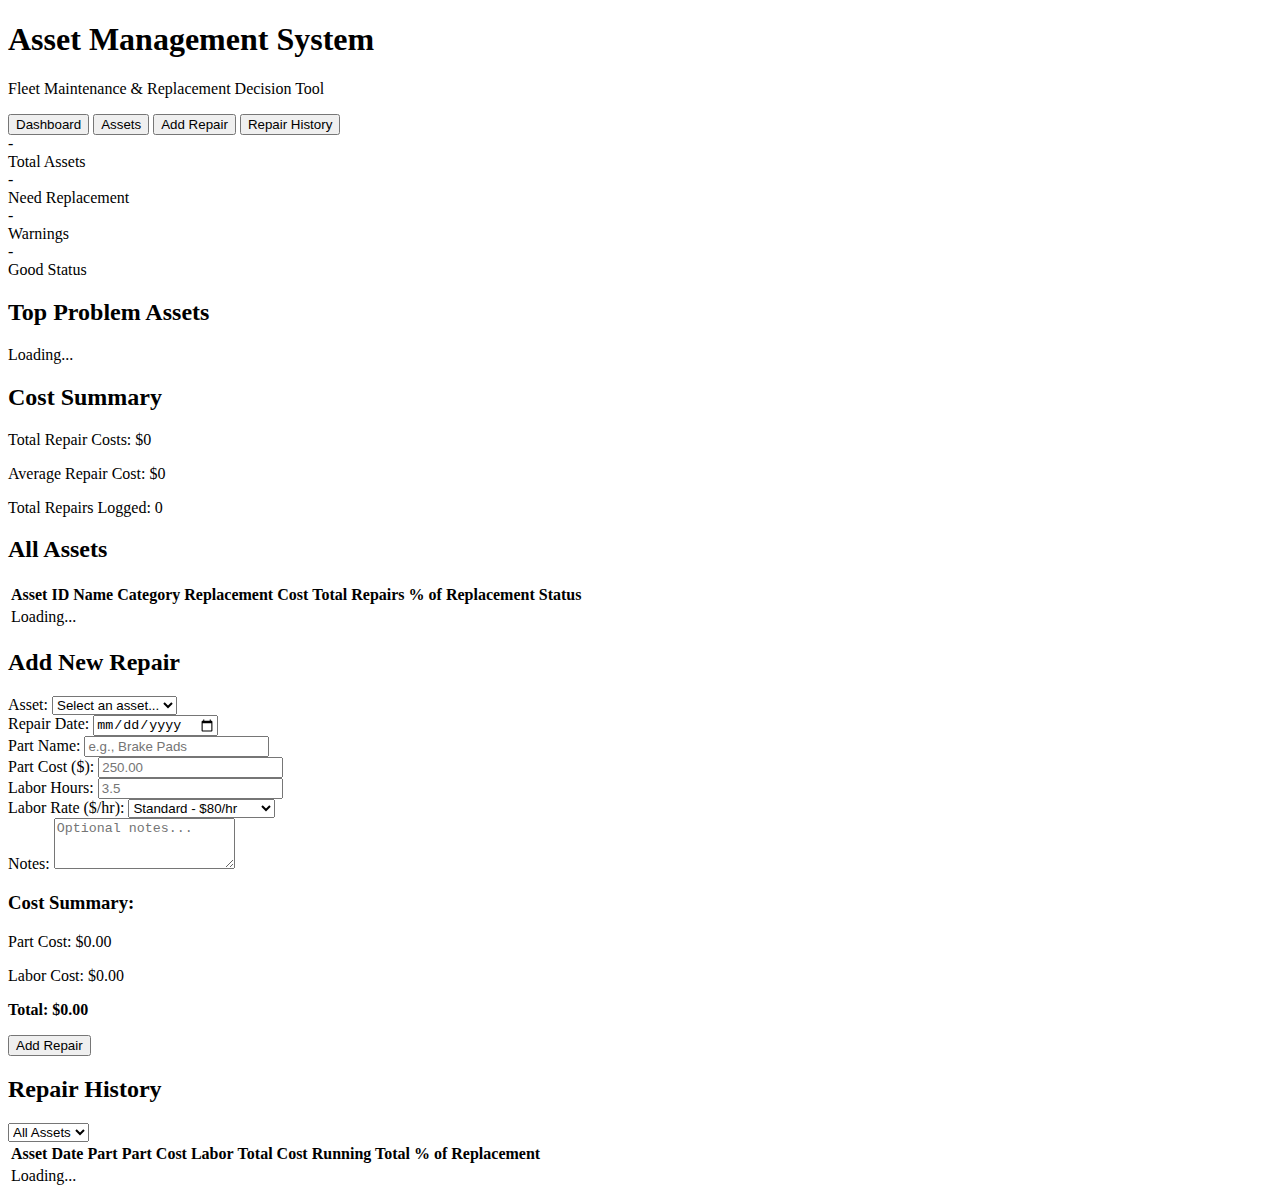
<file: Archive Backup/Replace V Repair- indexhtml.html>
<!-- Replace V Repair-->
<!--  index.html -->


<!DOCTYPE html>
<html>
<head>
  <base target="_top">
  <meta charset="UTF-8">
  <meta name="viewport" content="width=device-width, initial-scale=1.0">
  <link rel="icon" type="image/png" href="https://www.gstatic.com/images/ico
  ns/material/system/1x/build_black_24dp.png">
  <title>Asset Management System</title>
<!-- Apple Touch Icons for iOS -->
<link rel="apple-touch-icon" href="apple-touch-icon.png">

<!-- Standard favicon for browser tabs -->
<link rel="icon" type="image/png" sizes="96x96" href="favicon-96x96.png">

<!-- For better appearance on iOS when added to home screen -->
<meta name="apple-mobile-web-app-capable" content="yes">
<meta name="apple-mobile-web-app-status-bar-style" content="black">
<meta name="apple-mobile-web-app-title" content="Crew Schedule">

<!-- For Android and other mobile browsers -->
<link rel="icon" type="image/png" sizes="512x512" href="web-app-manifest-512x512.png">
<!-- General mobile viewport settings -->
<meta name="viewport" content="width=device-width, initial-scale=1.0, maximum-scale=1.0, user-scalable=no">

<!-- Optional: Add a fallback for very old browsers -->
<link rel="shortcut icon" href="favicon-96x96.png">
  <?!= include('styles'); ?>
</head>
<body>
  <div class="app-container">
    <!-- Header -->
    <header class="app-header">
      <h1>Asset Management System</h1>
      <p>Fleet Maintenance & Replacement Decision Tool</p>
    </header>
    
    <!-- Navigation Tabs -->
    <div class="nav-tabs">
      <button class="nav-tab active" onclick="showTab('dashboard')">Dashboard</button>
      <button class="nav-tab" onclick="showTab('assets')">Assets</button>
      <button class="nav-tab" onclick="showTab('repairs')">Add Repair</button>
      <button class="nav-tab" onclick="showTab('history')">Repair History</button>
    </div>
    
    <!-- Dashboard Tab -->
    <div id="dashboard" class="tab-content active">
      <div class="stats-grid">
        <div class="stat-card">
          <div class="stat-value" id="totalAssets">-</div>
          <div class="stat-label">Total Assets</div>
        </div>
        <div class="stat-card danger">
          <div class="stat-value" id="needReplacement">-</div>
          <div class="stat-label">Need Replacement</div>
        </div>
        <div class="stat-card warning">
          <div class="stat-value" id="warnings">-</div>
          <div class="stat-label">Warnings</div>
        </div>
        <div class="stat-card success">
          <div class="stat-value" id="good">-</div>
          <div class="stat-label">Good Status</div>
        </div>
      </div>
      
      <div class="card">
        <h2>Top Problem Assets</h2>
        <div id="topProblems">Loading...</div>
      </div>
      
      <div class="card">
        <h2>Cost Summary</h2>
        <div id="costSummary">
          <p>Total Repair Costs: <span id="totalRepairCost">$0</span></p>
          <p>Average Repair Cost: <span id="avgRepairCost">$0</span></p>
          <p>Total Repairs Logged: <span id="repairCount">0</span></p>
        </div>
      </div>
    </div>
    
    <!-- Assets Tab -->
    <div id="assets" class="tab-content">
      <div class="card">
        <h2>All Assets</h2>
        <div class="table-container">
          <table id="assetsTable">
            <thead>
              <tr>
                <th>Asset ID</th>
                <th>Name</th>
                <th>Category</th>
                <th>Replacement Cost</th>
                <th>Total Repairs</th>
                <th>% of Replacement</th>
                <th>Status</th>
              </tr>
            </thead>
            <tbody id="assetsTableBody">
              <tr><td colspan="7">Loading...</td></tr>
            </tbody>
          </table>
        </div>
      </div>
    </div>
    
    <!-- Add Repair Tab -->
    <div id="repairs" class="tab-content">
      <div class="card">
        <h2>Add New Repair</h2>
        <form id="repairForm" onsubmit="submitRepair(event)">
          <div class="form-group">
            <label>Asset:</label>
            <select id="assetId" required>
              <option value="">Select an asset...</option>
            </select>
          </div>
          
          <div class="form-row">
            <div class="form-group">
              <label>Repair Date:</label>
              <input type="date" id="repairDate" required>
            </div>
            <div class="form-group">
              <label>Part Name:</label>
              <input type="text" id="partName" placeholder="e.g., Brake Pads" required>
            </div>
          </div>
          
          <div class="form-row">
            <div class="form-group">
              <label>Part Cost ($):</label>
              <input type="number" id="partCost" step="0.01" placeholder="250.00" required>
            </div>
            <div class="form-group">
              <label>Labor Hours:</label>
              <input type="number" id="laborHours" step="0.5" placeholder="3.5" required>
            </div>
            <div class="form-group">
              <label>Labor Rate ($/hr):</label>
              <select id="laborRate" required>
                <option value="80">Standard - $80/hr</option>
                <option value="120">Senior - $120/hr</option>
                <option value="150">Emergency - $150/hr</option>
              </select>
            </div>
          </div>
          
          <div class="form-group">
            <label>Notes:</label>
            <textarea id="notes" rows="3" placeholder="Optional notes..."></textarea>
          </div>
          
          <div class="form-summary">
            <h3>Cost Summary:</h3>
            <p>Part Cost: $<span id="summaryPart">0.00</span></p>
            <p>Labor Cost: $<span id="summaryLabor">0.00</span></p>
            <p><strong>Total: $<span id="summaryTotal">0.00</span></strong></p>
          </div>
          
          <button type="submit" class="btn-primary">Add Repair</button>
        </form>
        <div id="repairMessage"></div>
      </div>
    </div>
    
    <!-- Repair History Tab -->
    <div id="history" class="tab-content">
      <div class="card">
        <h2>Repair History</h2>
        <div class="filter-bar">
          <select id="historyFilter" onchange="filterHistory()">
            <option value="">All Assets</option>
          </select>
        </div>
        <div class="table-container">
          <table id="historyTable">
            <thead>
              <tr>
                <th>Asset</th>
                <th>Date</th>
                <th>Part</th>
                <th>Part Cost</th>
                <th>Labor</th>
                <th>Total Cost</th>
                <th>Running Total</th>
                <th>% of Replacement</th>
              </tr>
            </thead>
            <tbody id="historyTableBody">
              <tr><td colspan="8">Loading...</td></tr>
            </tbody>
          </table>
        </div>
      </div>
    </div>
  </div>
  
  <script>
    // Global variables
    let allAssets = [];
    let allRepairs = [];
    
    // Initialize app
    window.onload = function() {
      loadDashboard();
      loadAssets();
      loadRepairs();
      setupFormListeners();
      
      // Set today's date as default
      document.getElementById('repairDate').valueAsDate = new Date();
    };
    
    // Tab switching
    function showTab(tabName) {
      // Hide all tabs
      document.querySelectorAll('.tab-content').forEach(tab => {
        tab.classList.remove('active');
      });
      document.querySelectorAll('.nav-tab').forEach(tab => {
        tab.classList.remove('active');
      });
      
      // Show selected tab
      document.getElementById(tabName).classList.add('active');
      event.target.classList.add('active');
      
      // Refresh data if needed
      if (tabName === 'dashboard') loadDashboard();
      if (tabName === 'assets') loadAssets();
      if (tabName === 'history') loadRepairs();
    }
    
    // Load dashboard data
    function loadDashboard() {
      google.script.run.withSuccessHandler(function(stats) {
        document.getElementById('totalAssets').textContent = stats.totalAssets || 0;
        document.getElementById('needReplacement').textContent = stats.needReplacement || 0;
        document.getElementById('warnings').textContent = stats.warnings || 0;
        document.getElementById('good').textContent = stats.good || 0;
        document.getElementById('totalRepairCost').textContent = '$' + (stats.totalRepairCost || 0).toFixed(2);
        document.getElementById('avgRepairCost').textContent = '$' + (stats.averageRepairCost || 0).toFixed(2);
        document.getElementById('repairCount').textContent = stats.repairCount || 0;
        
        // Top problems
        let problemsHtml = '<div class="problem-list">';
        if (stats.topProblems && stats.topProblems.length > 0) {
          stats.topProblems.forEach((asset, index) => {
            const statusClass = asset.status.includes('REPLACE') ? 'danger' : 
                               asset.status.includes('WARNING') ? 'warning' : 'success';
            problemsHtml += `
              <div class="problem-item ${statusClass}">
                <span class="rank">#${index + 1}</span>
                <span class="asset-name">${asset.name}</span>
                <span class="repair-amount">$${asset.totalRepairs.toFixed(2)}</span>
                <span class="status-badge ${statusClass}">${asset.status}</span>
              </div>
            `;
          });
        } else {
          problemsHtml += '<p>No repairs logged yet</p>';
        }
        problemsHtml += '</div>';
        document.getElementById('topProblems').innerHTML = problemsHtml;
      }).getDashboardStats();
    }
    
    // Load assets
    // Replace the loadAssets function in your index.html with this safer version
// Replace the loadAssets function in your index.html with this safer version
function loadAssets() {
  console.log('Loading assets...');
  google.script.run
    .withSuccessHandler(function(assets) {
      console.log('Raw assets received:', assets);
      console.log('Type of assets:', typeof assets);
      console.log('Is array?:', Array.isArray(assets));
      
      // Ensure we have an array to work with
      if (!assets) {
        console.warn('Assets is null or undefined, using empty array');
        assets = [];
      } else if (!Array.isArray(assets)) {
        console.warn('Assets is not an array, converting');
        // If it's a single object, wrap it in an array
        if (typeof assets === 'object') {
          assets = [assets];
        } else {
          assets = [];
        }
      }
      
      allAssets = assets;
      console.log('Number of assets to display:', assets.length);
      
      // Update asset count if element exists
      const assetCountEl = document.getElementById('assetCount');
      if (assetCountEl) {
        assetCountEl.textContent = assets.length;
      }
      
      // Build table HTML
      let tableHtml = '';
      if (assets.length === 0) {
        tableHtml = '<tr><td colspan="7">No assets found. Check the Assets sheet in your Google Spreadsheet.</td></tr>';
      } else {
        assets.forEach(function(asset, index) {
          try {
            console.log('Processing asset ' + index + ':', asset);
            
            // Safely get values with defaults
            const id = asset.id || 'Unknown-' + index;
            const name = asset.name || 'Unknown Asset';
            const category = asset.category || 'Uncategorized';
            const replacementCost = (typeof asset.replacementCost === 'number' ? asset.replacementCost : 0).toFixed(2);
            const totalRepairs = (typeof asset.totalRepairs === 'number' ? asset.totalRepairs : 0).toFixed(2);
            const percentOfReplacement = (typeof asset.percentOfReplacement === 'number' ? asset.percentOfReplacement * 100 : 0).toFixed(1);
            
            // Determine status and class
            let status = asset.status || 'GOOD';
            let statusClass = 'success';
            const statusUpper = status.toString().toUpperCase();
            
            if (statusUpper.includes('REPLACE')) {
              statusClass = 'danger';
            } else if (statusUpper.includes('WARNING')) {
              statusClass = 'warning';
            } else if (statusUpper.includes('MONITOR')) {
              statusClass = 'monitor';
            } else if (statusUpper.includes('ERROR') || statusUpper.includes('#N/A')) {
              statusClass = 'danger';
              status = 'CHECK DATA';
            }
            
            tableHtml += '<tr>' +
              '<td>' + id + '</td>' +
              '<td>' + name + '</td>' +
              '<td>' + category + '</td>' +
              '<td>$' + replacementCost + '</td>' +
              '<td>$' + totalRepairs + '</td>' +
              '<td>' + percentOfReplacement + '%</td>' +
              '<td><span class="status-badge ' + statusClass + '">' + status + '</span></td>' +
              '</tr>';
              
          } catch (err) {
            console.error('Error processing asset at index ' + index + ':', err);
          }
        });
      }
      
      // Update the table
      document.getElementById('assetsTableBody').innerHTML = tableHtml;
      console.log('Table updated');
      
      // Update dropdowns
      let optionsHtml = '<option value="">Select an asset...</option>';
      assets.forEach(function(asset) {
        if (asset && asset.id) {
          const name = asset.name || 'Unknown';
          optionsHtml += '<option value="' + asset.id + '">' + asset.id + ' - ' + name + '</option>';
        }
      });
      
      const assetDropdown = document.getElementById('assetId');
      if (assetDropdown) {
        assetDropdown.innerHTML = optionsHtml;
        console.log('Asset dropdown updated');
      }
      
      const historyFilter = document.getElementById('historyFilter');
      if (historyFilter) {
        historyFilter.innerHTML = optionsHtml;
      }
      
      console.log('Assets loading completed');
    })
    .withFailureHandler(function(error) {
      console.error('Failed to load assets:', error);
      document.getElementById('assetsTableBody').innerHTML = 
        '<tr><td colspan="7">Error: ' + error.toString() + '</td></tr>';
    })
    .getAssets();
}
    
    // Load repairs
    // Replace BOTH loadRepairs and displayRepairs functions in index.html with these:

function loadRepairs() {
  console.log('=== LOADING REPAIRS ===');
  
  // Clear the table first
  document.getElementById('historyTableBody').innerHTML = '<tr><td colspan="8">Loading repairs...</td></tr>';
  
  google.script.run
    .withSuccessHandler(function(repairs) {
      console.log('SUCCESS: Repairs received');
      console.log('Type:', typeof repairs);
      console.log('Is Array?:', Array.isArray(repairs));
      console.log('Length:', repairs ? repairs.length : 'null');
      console.log('Data:', repairs);
      
      // Force repairs to be an array
      if (!repairs) {
        console.log('Repairs is null, using empty array');
        repairs = [];
      } else if (!Array.isArray(repairs)) {
        console.log('Repairs is not array, converting');
        if (typeof repairs === 'object') {
          repairs = [repairs];
        } else {
          repairs = [];
        }
      }
      
      // Store globally
      allRepairs = repairs;
      
      // Display the repairs
      displayRepairs(repairs);
    })
    .withFailureHandler(function(error) {
      console.error('FAILED to load repairs:', error);
      document.getElementById('historyTableBody').innerHTML = 
        '<tr><td colspan="8" style="color: red;">Error: ' + error + '</td></tr>';
    })
    .getRepairs();
}

function displayRepairs(repairs) {
  console.log('=== DISPLAYING REPAIRS ===');
  console.log('Number to display:', repairs ? repairs.length : 0);
  
  const tbody = document.getElementById('historyTableBody');
  
  // Clear the table
  tbody.innerHTML = '';
  
  if (!repairs || repairs.length === 0) {
    tbody.innerHTML = '<tr><td colspan="8">No repairs found. Add a repair to see history.</td></tr>';
    console.log('No repairs to display');
    return;
  }
  
  // Build table rows
  let html = '';
  
  for (let i = 0; i < repairs.length; i++) {
    try {
      const repair = repairs[i];
      console.log('Processing repair ' + i + ':', repair);
      
      // Get values with defaults
      const assetId = repair.assetId || 'Unknown';
      const partName = repair.partName || 'N/A';
      
      // Handle date
      let dateStr = 'N/A';
      if (repair.repairDate) {
        try {
          // Try parsing as string first
          if (typeof repair.repairDate === 'string' && repair.repairDate.length > 0) {
            const dateParts = repair.repairDate.split('-');
            if (dateParts.length === 3) {
              // Format as MM/DD/YYYY
              dateStr = dateParts[1] + '/' + dateParts[2] + '/' + dateParts[0];
            } else {
              // Try to parse as date
              const d = new Date(repair.repairDate);
              if (!isNaN(d.getTime())) {
                dateStr = (d.getMonth() + 1) + '/' + d.getDate() + '/' + d.getFullYear();
              } else {
                dateStr = String(repair.repairDate);
              }
            }
          } else if (repair.repairDate instanceof Date) {
            dateStr = (repair.repairDate.getMonth() + 1) + '/' + 
                      repair.repairDate.getDate() + '/' + 
                      repair.repairDate.getFullYear();
          }
        } catch (e) {
          console.error('Date parse error:', e);
          dateStr = String(repair.repairDate || 'N/A');
        }
      }
      
      // Format numbers
      const partCost = '$' + (Number(repair.partCost) || 0).toFixed(2);
      const laborCost = '$' + (Number(repair.laborCost) || 0).toFixed(2);
      const totalCost = '$' + (Number(repair.totalCost) || 0).toFixed(2);
      const runningTotal = '$' + (Number(repair.runningTotal) || 0).toFixed(2);
      const percentage = ((Number(repair.percentOfReplacement) || 0) * 100).toFixed(1) + '%';
      
      // Add row to HTML
      html += '<tr>' +
        '<td>' + assetId + '</td>' +
        '<td>' + dateStr + '</td>' +
        '<td>' + partName + '</td>' +
        '<td>' + partCost + '</td>' +
        '<td>' + laborCost + '</td>' +
        '<td>' + totalCost + '</td>' +
        '<td>' + runningTotal + '</td>' +
        '<td>' + percentage + '</td>' +
        '</tr>';
        
    } catch (error) {
      console.error('Error processing repair ' + i + ':', error);
      html += '<tr><td colspan="8" style="color: red;">Error displaying repair ' + i + '</td></tr>';
    }
  }
  
  // Update the table
  tbody.innerHTML = html;
  console.log('Table updated with ' + repairs.length + ' repairs');
}

// Also add this test function to manually check
function testRepairDisplay() {
  console.log('Testing repair display...');
  
  // Create fake data to test display
  const testData = [{
    repairId: 'TEST001',
    assetId: 'Echo Blower PB-580T',
    repairDate: '2025-01-15',
    partName: 'Test Part',
    partCost: 100,
    laborCost: 80,
    totalCost: 180,
    runningTotal: 180,
    percentOfReplacement: 0.2,
    notes: 'Test'
  }];
  
  console.log('Displaying test data:', testData);
  displayRepairs(testData);
}
    
    // Filter history
    function filterHistory() {
      const filterValue = document.getElementById('historyFilter').value;
      if (filterValue) {
        const filtered = allRepairs.filter(r => r.assetId === filterValue);
        displayRepairs(filtered);
      } else {
        displayRepairs(allRepairs);
      }
    }
    
    // Setup form listeners
    function setupFormListeners() {
      // Update cost summary on form change
      ['partCost', 'laborHours', 'laborRate'].forEach(id => {
        document.getElementById(id).addEventListener('input', updateCostSummary);
        document.getElementById(id).addEventListener('change', updateCostSummary);
      });
    }
    
    // Update cost summary
    function updateCostSummary() {
      const partCost = parseFloat(document.getElementById('partCost').value) || 0;
      const laborHours = parseFloat(document.getElementById('laborHours').value) || 0;
      const laborRate = parseFloat(document.getElementById('laborRate').value) || 0;
      
      const laborCost = laborHours * laborRate;
      const totalCost = partCost + laborCost;
      
      document.getElementById('summaryPart').textContent = partCost.toFixed(2);
      document.getElementById('summaryLabor').textContent = laborCost.toFixed(2);
      document.getElementById('summaryTotal').textContent = totalCost.toFixed(2);
    }
    
    // Submit repair form
    // Replace the submitRepair function in your index.html with this version
function submitRepair(event) {
  event.preventDefault();
  
  const repairData = {
    assetId: document.getElementById('assetId').value,
    repairDate: document.getElementById('repairDate').value,
    partName: document.getElementById('partName').value,
    partCost: document.getElementById('partCost').value,
    laborHours: document.getElementById('laborHours').value,
    laborRate: document.getElementById('laborRate').value,
    notes: document.getElementById('notes').value
  };
  
  console.log('Submitting repair:', repairData);
  
  // Show loading message
  document.getElementById('repairMessage').innerHTML = '<div class="message info">Adding repair...</div>';
  
  // Submit to server
  google.script.run
    .withSuccessHandler(function(response) {
      console.log('Repair response:', response);
      if (response && response.success) {
        // Use the message from the server or create a fallback
        let message = response.message;
        if (!message) {
          // Create fallback message if none provided
          const runningTotal = Number(response.runningTotal) || 0;
          const percentage = Number(response.percentOfReplacement) || 0;
          message = 'Repair added successfully! Total repairs: $' + runningTotal.toFixed(2) + 
                   ' (' + (percentage * 100).toFixed(1) + '% of replacement cost)';
        }
        
        document.getElementById('repairMessage').innerHTML = '<div class="message success">' + message + '</div>';
        document.getElementById('repairForm').reset();
        document.getElementById('repairDate').valueAsDate = new Date();
        updateCostSummary();
        
        // Reload data
        setTimeout(function() {
          loadAssets();
          loadRepairs();
          loadDashboard();
        }, 1000); // Small delay to ensure the server has saved the data
        
        // Clear message after 5 seconds
        setTimeout(function() {
          document.getElementById('repairMessage').innerHTML = '';
        }, 5000);
      } else {
        const errorMessage = response ? response.message : 'Unknown error occurred';
        document.getElementById('repairMessage').innerHTML = '<div class="message error">' + errorMessage + '</div>';
      }
    })
    .withFailureHandler(function(error) {
      console.error('Repair submit error:', error);
      document.getElementById('repairMessage').innerHTML = '<div class="message error">Error: ' + error + '</div>';
    })
    .addRepair(repairData);
}
  </script>
</body>
</html>
</file>
<file: styles/main.css>
/* ============================================
   CSS VARIABLES & DESIGN SYSTEM
   ============================================ */

:root {
  /* Color Palette */
  --color-primary: #667eea;
  --color-primary-dark: #5568d3;
  --color-primary-light: #8193f2;
  --color-secondary: #764ba2;
  --color-accent: #f093fb;

  /* Neutral Colors */
  --color-white: #ffffff;
  --color-black: #000000;
  --color-gray-50: #f9fafb;
  --color-gray-100: #f3f4f6;
  --color-gray-200: #e5e7eb;
  --color-gray-300: #d1d5db;
  --color-gray-400: #9ca3af;
  --color-gray-500: #6b7280;
  --color-gray-600: #4b5563;
  --color-gray-700: #374151;
  --color-gray-800: #1f2937;
  --color-gray-900: #111827;

  /* Semantic Colors */
  --color-success: #10b981;
  --color-warning: #f59e0b;
  --color-error: #ef4444;
  --color-info: #3b82f6;

  /* Gradients */
  --gradient-primary: linear-gradient(135deg, #667eea 0%, #764ba2 100%);
  --gradient-purple: linear-gradient(135deg, #667eea 0%, #764ba2 100%);
  --gradient-blue: linear-gradient(135deg, #4facfe 0%, #00f2fe 100%);
  --gradient-green: linear-gradient(135deg, #43e97b 0%, #38f9d7 100%);
  --gradient-orange: linear-gradient(135deg, #fa709a 0%, #fee140 100%);
  --gradient-pink: linear-gradient(135deg, #f093fb 0%, #f5576c 100%);
  --gradient-teal: linear-gradient(135deg, #4facfe 0%, #00f2fe 100%);

  /* Typography */
  --font-primary: 'Inter', -apple-system, BlinkMacSystemFont, 'Segoe UI', sans-serif;
  --font-display: 'Space Grotesk', -apple-system, BlinkMacSystemFont, 'Segoe UI', sans-serif;

  --font-size-xs: 0.75rem;
  --font-size-sm: 0.875rem;
  --font-size-base: 1rem;
  --font-size-lg: 1.125rem;
  --font-size-xl: 1.25rem;
  --font-size-2xl: 1.5rem;
  --font-size-3xl: 1.875rem;
  --font-size-4xl: 2.25rem;
  --font-size-5xl: 3rem;
  --font-size-6xl: 3.75rem;

  --font-weight-light: 300;
  --font-weight-normal: 400;
  --font-weight-medium: 500;
  --font-weight-semibold: 600;
  --font-weight-bold: 700;
  --font-weight-extrabold: 800;
  --font-weight-black: 900;

  --line-height-tight: 1.25;
  --line-height-snug: 1.375;
  --line-height-normal: 1.5;
  --line-height-relaxed: 1.625;
  --line-height-loose: 2;

  /* Spacing */
  --spacing-1: 0.25rem;
  --spacing-2: 0.5rem;
  --spacing-3: 0.75rem;
  --spacing-4: 1rem;
  --spacing-5: 1.25rem;
  --spacing-6: 1.5rem;
  --spacing-8: 2rem;
  --spacing-10: 2.5rem;
  --spacing-12: 3rem;
  --spacing-16: 4rem;
  --spacing-20: 5rem;
  --spacing-24: 6rem;
  --spacing-32: 8rem;

  /* Border Radius */
  --radius-sm: 0.375rem;
  --radius-md: 0.5rem;
  --radius-lg: 0.75rem;
  --radius-xl: 1rem;
  --radius-2xl: 1.5rem;
  --radius-full: 9999px;

  /* Shadows */
  --shadow-sm: 0 1px 2px 0 rgba(0, 0, 0, 0.05);
  --shadow-md: 0 4px 6px -1px rgba(0, 0, 0, 0.1), 0 2px 4px -1px rgba(0, 0, 0, 0.06);
  --shadow-lg: 0 10px 15px -3px rgba(0, 0, 0, 0.1), 0 4px 6px -2px rgba(0, 0, 0, 0.05);
  --shadow-xl: 0 20px 25px -5px rgba(0, 0, 0, 0.1), 0 10px 10px -5px rgba(0, 0, 0, 0.04);
  --shadow-2xl: 0 25px 50px -12px rgba(0, 0, 0, 0.25);
  --shadow-glow: 0 0 20px rgba(102, 126, 234, 0.4);

  /* Transitions */
  --transition-fast: 150ms cubic-bezier(0.4, 0, 0.2, 1);
  --transition-base: 300ms cubic-bezier(0.4, 0, 0.2, 1);
  --transition-slow: 500ms cubic-bezier(0.4, 0, 0.2, 1);
  --transition-bounce: 500ms cubic-bezier(0.68, -0.55, 0.265, 1.55);

  /* Z-Index */
  --z-dropdown: 1000;
  --z-sticky: 1020;
  --z-fixed: 1030;
  --z-modal-backdrop: 1040;
  --z-modal: 1050;
  --z-popover: 1060;
  --z-tooltip: 1070;

  /* Theme Colors */
  --bg-primary: #ffffff;
  --bg-secondary: #f9fafb;
  --bg-tertiary: #f3f4f6;
  --text-primary: #111827;
  --text-secondary: #6b7280;
  --text-tertiary: #9ca3af;
  --border-color: #e5e7eb;
}

/* Dark Theme */
[data-theme="dark"] {
  --bg-primary: #0f172a;
  --bg-secondary: #1e293b;
  --bg-tertiary: #334155;
  --text-primary: #f1f5f9;
  --text-secondary: #cbd5e1;
  --text-tertiary: #94a3b8;
  --border-color: #334155;
}

/* ============================================
   RESET & BASE STYLES
   ============================================ */

*, *::before, *::after {
  box-sizing: border-box;
  margin: 0;
  padding: 0;
}

html {
  scroll-behavior: smooth;
  -webkit-font-smoothing: antialiased;
  -moz-osx-font-smoothing: grayscale;
}

body {
  font-family: var(--font-primary);
  font-size: var(--font-size-base);
  line-height: var(--line-height-normal);
  color: var(--text-primary);
  background-color: var(--bg-primary);
  transition: background-color var(--transition-base), color var(--transition-base);
  overflow-x: hidden;
}

a {
  color: inherit;
  text-decoration: none;
}

ul, ol {
  list-style: none;
}

img, picture, video, canvas, svg {
  display: block;
  max-width: 100%;
}

input, button, textarea, select {
  font: inherit;
}

button {
  cursor: pointer;
  border: none;
  background: none;
}

/* ============================================
   UTILITY CLASSES
   ============================================ */

.container {
  width: 100%;
  max-width: 1280px;
  margin: 0 auto;
  padding: 0 var(--spacing-6);
}

@media (min-width: 768px) {
  .container {
    padding: 0 var(--spacing-8);
  }
}

.gradient-text {
  background: var(--gradient-primary);
  -webkit-background-clip: text;
  -webkit-text-fill-color: transparent;
  background-clip: text;
}

/* ============================================
   THEME TOGGLE
   ============================================ */

.theme-toggle {
  position: fixed;
  top: var(--spacing-6);
  right: var(--spacing-6);
  z-index: var(--z-fixed);
  width: 48px;
  height: 48px;
  display: flex;
  align-items: center;
  justify-content: center;
  background: var(--bg-primary);
  border: 1px solid var(--border-color);
  border-radius: var(--radius-full);
  box-shadow: var(--shadow-lg);
  transition: all var(--transition-base);
}

.theme-toggle:hover {
  transform: scale(1.1);
  box-shadow: var(--shadow-xl);
}

.theme-toggle .sun-icon {
  display: block;
  color: var(--color-primary);
}

.theme-toggle .moon-icon {
  display: none;
  color: var(--color-primary);
}

[data-theme="dark"] .theme-toggle .sun-icon {
  display: none;
}

[data-theme="dark"] .theme-toggle .moon-icon {
  display: block;
}

/* ============================================
   NAVIGATION
   ============================================ */

.navbar {
  position: fixed;
  top: 0;
  left: 0;
  right: 0;
  z-index: var(--z-sticky);
  background: rgba(255, 255, 255, 0.8);
  backdrop-filter: blur(12px);
  -webkit-backdrop-filter: blur(12px);
  border-bottom: 1px solid var(--border-color);
  transition: all var(--transition-base);
}

[data-theme="dark"] .navbar {
  background: rgba(15, 23, 42, 0.8);
}

.nav-content {
  display: flex;
  align-items: center;
  justify-content: space-between;
  height: 72px;
}

.logo {
  display: flex;
  align-items: center;
  gap: var(--spacing-3);
  font-family: var(--font-display);
  font-size: var(--font-size-xl);
  font-weight: var(--font-weight-bold);
  color: var(--text-primary);
  transition: transform var(--transition-base);
}

.logo:hover {
  transform: translateY(-2px);
}

.logo-text {
  display: flex;
  align-items: center;
  gap: var(--spacing-2);
}

.logo-separator {
  font-size: var(--font-size-sm);
  color: var(--text-tertiary);
  font-weight: var(--font-weight-normal);
}

.mobile-menu-toggle {
  display: none;
  flex-direction: column;
  gap: 6px;
  width: 32px;
  height: 32px;
  padding: 4px;
}

.mobile-menu-toggle span {
  width: 100%;
  height: 2px;
  background: var(--text-primary);
  border-radius: var(--radius-full);
  transition: all var(--transition-base);
}

.nav-links {
  display: flex;
  align-items: center;
  gap: var(--spacing-8);
}

.nav-link {
  position: relative;
  font-size: var(--font-size-sm);
  font-weight: var(--font-weight-medium);
  color: var(--text-secondary);
  transition: color var(--transition-base);
}

.nav-link::after {
  content: '';
  position: absolute;
  bottom: -4px;
  left: 0;
  width: 0;
  height: 2px;
  background: var(--gradient-primary);
  transition: width var(--transition-base);
}

.nav-link:hover {
  color: var(--text-primary);
}

.nav-link:hover::after {
  width: 100%;
}

.btn-nav {
  padding: var(--spacing-2) var(--spacing-6);
  background: var(--gradient-primary);
  color: white;
  font-size: var(--font-size-sm);
  font-weight: var(--font-weight-semibold);
  border-radius: var(--radius-lg);
  transition: all var(--transition-base);
}

.btn-nav:hover {
  transform: translateY(-2px);
  box-shadow: var(--shadow-glow);
}

@media (max-width: 768px) {
  .mobile-menu-toggle {
    display: flex;
  }

  .nav-links {
    position: fixed;
    top: 72px;
    left: 0;
    right: 0;
    flex-direction: column;
    gap: var(--spacing-4);
    padding: var(--spacing-6);
    background: var(--bg-primary);
    border-bottom: 1px solid var(--border-color);
    transform: translateY(-100%);
    opacity: 0;
    transition: all var(--transition-base);
    pointer-events: none;
  }

  .nav-links.active {
    transform: translateY(0);
    opacity: 1;
    pointer-events: all;
  }
}

/* ============================================
   BUTTONS
   ============================================ */

.btn {
  display: inline-flex;
  align-items: center;
  justify-content: center;
  gap: var(--spacing-2);
  padding: var(--spacing-3) var(--spacing-6);
  font-size: var(--font-size-base);
  font-weight: var(--font-weight-semibold);
  border-radius: var(--radius-lg);
  transition: all var(--transition-base);
  white-space: nowrap;
}

.btn-primary {
  background: var(--gradient-primary);
  color: white;
  box-shadow: var(--shadow-md);
}

.btn-primary:hover {
  transform: translateY(-2px);
  box-shadow: var(--shadow-xl), var(--shadow-glow);
}

.btn-secondary {
  background: var(--bg-primary);
  color: var(--text-primary);
  border: 2px solid var(--border-color);
  box-shadow: var(--shadow-sm);
}

.btn-secondary:hover {
  transform: translateY(-2px);
  box-shadow: var(--shadow-md);
  border-color: var(--color-primary);
}

.btn-large {
  padding: var(--spacing-4) var(--spacing-8);
  font-size: var(--font-size-lg);
}

.btn-full {
  width: 100%;
}

/* ============================================
   HERO SECTION
   ============================================ */

.hero {
  position: relative;
  padding: 160px 0 120px;
  overflow: hidden;
}

.hero-background {
  position: absolute;
  inset: 0;
  overflow: hidden;
  z-index: 0;
}

.gradient-orb {
  position: absolute;
  border-radius: 50%;
  filter: blur(80px);
  opacity: 0.3;
  animation: float 20s ease-in-out infinite;
}

.orb-1 {
  width: 600px;
  height: 600px;
  background: var(--gradient-purple);
  top: -200px;
  left: -200px;
  animation-delay: 0s;
}

.orb-2 {
  width: 500px;
  height: 500px;
  background: var(--gradient-blue);
  top: 200px;
  right: -150px;
  animation-delay: 5s;
}

.orb-3 {
  width: 400px;
  height: 400px;
  background: var(--gradient-pink);
  bottom: -100px;
  left: 50%;
  transform: translateX(-50%);
  animation-delay: 10s;
}

@keyframes float {
  0%, 100% { transform: translate(0, 0) scale(1); }
  33% { transform: translate(30px, -30px) scale(1.1); }
  66% { transform: translate(-30px, 30px) scale(0.9); }
}

.grid-pattern {
  position: absolute;
  inset: 0;
  background-image:
    linear-gradient(to right, var(--border-color) 1px, transparent 1px),
    linear-gradient(to bottom, var(--border-color) 1px, transparent 1px);
  background-size: 40px 40px;
  opacity: 0.3;
}

.hero .container {
  position: relative;
  z-index: 1;
  display: grid;
  grid-template-columns: 1fr;
  gap: var(--spacing-12);
  align-items: center;
}

@media (min-width: 1024px) {
  .hero .container {
    grid-template-columns: 1fr 1fr;
  }
}

.hero-content {
  text-align: center;
}

@media (min-width: 1024px) {
  .hero-content {
    text-align: left;
  }
}

.hero-badge {
  display: inline-flex;
  align-items: center;
  gap: var(--spacing-2);
  padding: var(--spacing-2) var(--spacing-4);
  background: var(--bg-secondary);
  border: 1px solid var(--border-color);
  border-radius: var(--radius-full);
  font-size: var(--font-size-sm);
  font-weight: var(--font-weight-medium);
  color: var(--text-secondary);
  margin-bottom: var(--spacing-6);
}

.badge-dot {
  width: 8px;
  height: 8px;
  background: var(--color-success);
  border-radius: 50%;
  animation: pulse 2s ease-in-out infinite;
}

@keyframes pulse {
  0%, 100% { opacity: 1; }
  50% { opacity: 0.5; }
}

.hero-title {
  font-family: var(--font-display);
  font-size: clamp(2.5rem, 5vw, 4.5rem);
  font-weight: var(--font-weight-black);
  line-height: var(--line-height-tight);
  color: var(--text-primary);
  margin-bottom: var(--spacing-6);
}

.hero-subtitle {
  font-size: var(--font-size-xl);
  line-height: var(--line-height-relaxed);
  color: var(--text-secondary);
  margin-bottom: var(--spacing-8);
  max-width: 600px;
  margin-left: auto;
  margin-right: auto;
}

@media (min-width: 1024px) {
  .hero-subtitle {
    margin-left: 0;
  }
}

.hero-cta {
  display: flex;
  flex-wrap: wrap;
  gap: var(--spacing-4);
  justify-content: center;
  margin-bottom: var(--spacing-12);
}

@media (min-width: 1024px) {
  .hero-cta {
    justify-content: flex-start;
  }
}

.hero-stats {
  display: flex;
  flex-wrap: wrap;
  gap: var(--spacing-6);
  align-items: center;
  justify-content: center;
}

@media (min-width: 1024px) {
  .hero-stats {
    justify-content: flex-start;
  }
}

.stat-item {
  text-align: center;
}

@media (min-width: 1024px) {
  .stat-item {
    text-align: left;
  }
}

.stat-number {
  font-family: var(--font-display);
  font-size: var(--font-size-3xl);
  font-weight: var(--font-weight-bold);
  background: var(--gradient-primary);
  -webkit-background-clip: text;
  -webkit-text-fill-color: transparent;
  background-clip: text;
}

.stat-label {
  font-size: var(--font-size-sm);
  color: var(--text-tertiary);
}

.stat-divider {
  width: 1px;
  height: 40px;
  background: var(--border-color);
}

.hero-visual {
  perspective: 1000px;
}

.dashboard-preview {
  background: var(--bg-primary);
  border: 1px solid var(--border-color);
  border-radius: var(--radius-2xl);
  box-shadow: var(--shadow-2xl);
  overflow: hidden;
  transform: rotateY(-5deg) rotateX(5deg);
  transition: transform var(--transition-slow);
  animation: float-gentle 6s ease-in-out infinite;
}

.dashboard-preview:hover {
  transform: rotateY(0deg) rotateX(0deg);
}

@keyframes float-gentle {
  0%, 100% { transform: rotateY(-5deg) rotateX(5deg) translateY(0); }
  50% { transform: rotateY(-5deg) rotateX(5deg) translateY(-10px); }
}

.dashboard-header {
  display: flex;
  align-items: center;
  gap: var(--spacing-4);
  padding: var(--spacing-4);
  background: var(--bg-secondary);
  border-bottom: 1px solid var(--border-color);
}

.dashboard-dots {
  display: flex;
  gap: var(--spacing-2);
}

.dashboard-dots span {
  width: 12px;
  height: 12px;
  border-radius: 50%;
  background: var(--border-color);
}

.dashboard-dots span:nth-child(1) { background: #ff5f57; }
.dashboard-dots span:nth-child(2) { background: #febc2e; }
.dashboard-dots span:nth-child(3) { background: #28c840; }

.dashboard-title {
  font-size: var(--font-size-sm);
  font-weight: var(--font-weight-semibold);
  color: var(--text-secondary);
}

.dashboard-content {
  padding: var(--spacing-6);
}

.chart-container {
  margin-bottom: var(--spacing-6);
}

.chart {
  width: 100%;
  height: auto;
}

.chart-line {
  stroke-dasharray: 1000;
  stroke-dashoffset: 1000;
  animation: drawLine 2s ease-out forwards;
}

@keyframes drawLine {
  to { stroke-dashoffset: 0; }
}

.chart-area {
  opacity: 0;
  animation: fadeIn 1s ease-out 1s forwards;
}

@keyframes fadeIn {
  to { opacity: 1; }
}

.metrics-grid {
  display: grid;
  grid-template-columns: repeat(2, 1fr);
  gap: var(--spacing-4);
}

.metric-card {
  display: flex;
  align-items: center;
  gap: var(--spacing-3);
  padding: var(--spacing-4);
  background: var(--bg-secondary);
  border: 1px solid var(--border-color);
  border-radius: var(--radius-lg);
}

.metric-icon {
  font-size: var(--font-size-2xl);
}

.metric-label {
  font-size: var(--font-size-xs);
  color: var(--text-tertiary);
}

.metric-value {
  font-size: var(--font-size-lg);
  font-weight: var(--font-weight-bold);
  color: var(--text-primary);
}

/* ============================================
   SECTION STYLES
   ============================================ */

section {
  padding: var(--spacing-24) 0;
}

.section-header {
  text-align: center;
  margin-bottom: var(--spacing-16);
}

.section-tag {
  display: inline-block;
  padding: var(--spacing-2) var(--spacing-4);
  background: var(--gradient-primary);
  color: white;
  font-size: var(--font-size-sm);
  font-weight: var(--font-weight-semibold);
  border-radius: var(--radius-full);
  margin-bottom: var(--spacing-4);
}

.section-title {
  font-family: var(--font-display);
  font-size: clamp(2rem, 4vw, 3rem);
  font-weight: var(--font-weight-bold);
  line-height: var(--line-height-tight);
  color: var(--text-primary);
  margin-bottom: var(--spacing-4);
}

.section-subtitle {
  font-size: var(--font-size-xl);
  color: var(--text-secondary);
  max-width: 600px;
  margin: 0 auto;
}

/* ============================================
   FEATURES SECTION
   ============================================ */

.features-section {
  background: var(--bg-secondary);
}

.features-grid {
  display: grid;
  grid-template-columns: repeat(auto-fit, minmax(320px, 1fr));
  gap: var(--spacing-8);
}

.feature-card {
  padding: var(--spacing-8);
  background: var(--bg-primary);
  border: 1px solid var(--border-color);
  border-radius: var(--radius-xl);
  transition: all var(--transition-base);
}

.feature-card:hover {
  transform: translateY(-8px);
  box-shadow: var(--shadow-xl);
  border-color: var(--color-primary);
}

.feature-icon {
  width: 64px;
  height: 64px;
  display: flex;
  align-items: center;
  justify-content: center;
  border-radius: var(--radius-lg);
  margin-bottom: var(--spacing-6);
  color: white;
}

.gradient-purple { background: var(--gradient-purple); }
.gradient-blue { background: var(--gradient-blue); }
.gradient-green { background: var(--gradient-green); }
.gradient-orange { background: var(--gradient-orange); }
.gradient-pink { background: var(--gradient-pink); }
.gradient-teal { background: var(--gradient-teal); }

.feature-title {
  font-size: var(--font-size-xl);
  font-weight: var(--font-weight-bold);
  color: var(--text-primary);
  margin-bottom: var(--spacing-4);
}

.feature-description {
  font-size: var(--font-size-base);
  line-height: var(--line-height-relaxed);
  color: var(--text-secondary);
  margin-bottom: var(--spacing-4);
}

.feature-list {
  display: flex;
  flex-direction: column;
  gap: var(--spacing-2);
}

.feature-list li {
  display: flex;
  align-items: center;
  gap: var(--spacing-2);
  font-size: var(--font-size-sm);
  color: var(--text-tertiary);
}

.feature-list li::before {
  content: '✓';
  color: var(--color-success);
  font-weight: var(--font-weight-bold);
}

/* ============================================
   CALCULATOR SECTION
   ============================================ */

.calculator-container {
  display: grid;
  grid-template-columns: 1fr;
  gap: var(--spacing-8);
  max-width: 1100px;
  margin: 0 auto;
}

@media (min-width: 1024px) {
  .calculator-container {
    grid-template-columns: 1fr 1fr;
  }
}

.calculator-form {
  padding: var(--spacing-8);
  background: var(--bg-primary);
  border: 1px solid var(--border-color);
  border-radius: var(--radius-2xl);
  box-shadow: var(--shadow-lg);
}

.form-header {
  margin-bottom: var(--spacing-8);
}

.form-header h3 {
  font-size: var(--font-size-2xl);
  font-weight: var(--font-weight-bold);
  color: var(--text-primary);
  margin-bottom: var(--spacing-2);
}

.form-header p {
  font-size: var(--font-size-base);
  color: var(--text-secondary);
}

.form-group {
  margin-bottom: var(--spacing-6);
}

.form-row {
  display: grid;
  grid-template-columns: 1fr 1fr;
  gap: var(--spacing-4);
}

.form-group label {
  display: block;
  font-size: var(--font-size-sm);
  font-weight: var(--font-weight-semibold);
  color: var(--text-primary);
  margin-bottom: var(--spacing-2);
}

.form-control {
  width: 100%;
  padding: var(--spacing-3) var(--spacing-4);
  background: var(--bg-secondary);
  border: 2px solid var(--border-color);
  border-radius: var(--radius-lg);
  color: var(--text-primary);
  font-size: var(--font-size-base);
  transition: all var(--transition-base);
}

.form-control:focus {
  outline: none;
  border-color: var(--color-primary);
  box-shadow: 0 0 0 3px rgba(102, 126, 234, 0.1);
}

.checkbox-label {
  display: flex;
  align-items: center;
  gap: var(--spacing-3);
  cursor: pointer;
}

.checkbox-label input[type="checkbox"] {
  position: absolute;
  opacity: 0;
}

.checkbox-custom {
  width: 20px;
  height: 20px;
  border: 2px solid var(--border-color);
  border-radius: var(--radius-sm);
  transition: all var(--transition-base);
  position: relative;
}

.checkbox-label input[type="checkbox"]:checked + .checkbox-custom {
  background: var(--gradient-primary);
  border-color: transparent;
}

.checkbox-label input[type="checkbox"]:checked + .checkbox-custom::after {
  content: '✓';
  position: absolute;
  top: 50%;
  left: 50%;
  transform: translate(-50%, -50%);
  color: white;
  font-size: var(--font-size-sm);
  font-weight: var(--font-weight-bold);
}

.calculator-results {
  padding: var(--spacing-8);
  background: var(--bg-secondary);
  border: 2px dashed var(--border-color);
  border-radius: var(--radius-2xl);
  display: flex;
  align-items: center;
  justify-content: center;
  min-height: 500px;
}

.results-placeholder {
  text-align: center;
  color: var(--text-tertiary);
}

.results-placeholder svg {
  margin: 0 auto var(--spacing-6);
}

.results-placeholder h4 {
  font-size: var(--font-size-xl);
  font-weight: var(--font-weight-semibold);
  color: var(--text-secondary);
  margin-bottom: var(--spacing-2);
}

/* ============================================
   INSIGHTS SECTION
   ============================================ */

.insights-grid {
  display: grid;
  grid-template-columns: repeat(auto-fit, minmax(280px, 1fr));
  gap: var(--spacing-6);
}

.insight-card {
  padding: var(--spacing-6);
  background: var(--bg-primary);
  border: 1px solid var(--border-color);
  border-radius: var(--radius-xl);
  transition: all var(--transition-base);
}

.insight-card:hover {
  transform: translateY(-4px);
  box-shadow: var(--shadow-xl);
}

.insight-card.large {
  grid-column: span 2;
}

@media (max-width: 768px) {
  .insight-card.large {
    grid-column: span 1;
  }
}

.insight-header {
  display: flex;
  align-items: center;
  justify-content: space-between;
  margin-bottom: var(--spacing-6);
}

.insight-header h3 {
  font-size: var(--font-size-lg);
  font-weight: var(--font-weight-semibold);
  color: var(--text-primary);
}

.insight-trend {
  padding: var(--spacing-1) var(--spacing-3);
  font-size: var(--font-size-xs);
  font-weight: var(--font-weight-semibold);
  border-radius: var(--radius-full);
}

.insight-trend.positive {
  background: rgba(16, 185, 129, 0.1);
  color: var(--color-success);
}

.insight-icon {
  width: 56px;
  height: 56px;
  display: flex;
  align-items: center;
  justify-content: center;
  border-radius: var(--radius-lg);
  margin-bottom: var(--spacing-4);
  color: white;
}

.insight-stat {
  font-family: var(--font-display);
  font-size: var(--font-size-4xl);
  font-weight: var(--font-weight-bold);
  background: var(--gradient-primary);
  -webkit-background-clip: text;
  -webkit-text-fill-color: transparent;
  background-clip: text;
  margin-bottom: var(--spacing-2);
}

.insight-description {
  font-size: var(--font-size-sm);
  color: var(--text-tertiary);
}

.comparison-bars {
  display: flex;
  flex-direction: column;
  gap: var(--spacing-4);
}

.bar-item {
  display: grid;
  grid-template-columns: 120px 1fr 80px;
  align-items: center;
  gap: var(--spacing-4);
}

.bar-label {
  font-size: var(--font-size-sm);
  font-weight: var(--font-weight-medium);
  color: var(--text-secondary);
}

.bar-track {
  height: 12px;
  background: var(--bg-tertiary);
  border-radius: var(--radius-full);
  overflow: hidden;
}

.bar-fill {
  height: 100%;
  border-radius: var(--radius-full);
  transition: width var(--transition-slow);
}

.bar-fill.repair { background: var(--gradient-green); }
.bar-fill.replace { background: var(--gradient-orange); }
.bar-fill.tco { background: var(--gradient-purple); }

.bar-value {
  font-size: var(--font-size-sm);
  font-weight: var(--font-weight-bold);
  color: var(--text-primary);
  text-align: right;
}

/* ============================================
   TESTIMONIALS SECTION
   ============================================ */

.testimonials-section {
  background: var(--bg-secondary);
}

.testimonials-grid {
  display: grid;
  grid-template-columns: repeat(auto-fit, minmax(320px, 1fr));
  gap: var(--spacing-8);
}

.testimonial-card {
  padding: var(--spacing-8);
  background: var(--bg-primary);
  border: 1px solid var(--border-color);
  border-radius: var(--radius-xl);
  transition: all var(--transition-base);
}

.testimonial-card:hover {
  transform: translateY(-8px);
  box-shadow: var(--shadow-xl);
}

.testimonial-stars {
  font-size: var(--font-size-lg);
  color: #fbbf24;
  margin-bottom: var(--spacing-4);
}

.testimonial-text {
  font-size: var(--font-size-lg);
  line-height: var(--line-height-relaxed);
  color: var(--text-primary);
  margin-bottom: var(--spacing-6);
}

.testimonial-author {
  display: flex;
  align-items: center;
  gap: var(--spacing-4);
}

.author-avatar {
  width: 48px;
  height: 48px;
  display: flex;
  align-items: center;
  justify-content: center;
  border-radius: var(--radius-full);
  color: white;
  font-weight: var(--font-weight-bold);
}

.author-name {
  font-weight: var(--font-weight-semibold);
  color: var(--text-primary);
}

.author-title {
  font-size: var(--font-size-sm);
  color: var(--text-tertiary);
}

/* ============================================
   PRICING SECTION
   ============================================ */

.pricing-toggle {
  display: flex;
  justify-content: center;
  gap: var(--spacing-2);
  margin-bottom: var(--spacing-12);
  padding: var(--spacing-1);
  background: var(--bg-secondary);
  border-radius: var(--radius-lg);
  max-width: fit-content;
  margin-left: auto;
  margin-right: auto;
}

.toggle-btn {
  padding: var(--spacing-3) var(--spacing-6);
  font-size: var(--font-size-base);
  font-weight: var(--font-weight-semibold);
  color: var(--text-secondary);
  border-radius: var(--radius-md);
  transition: all var(--transition-base);
}

.toggle-btn.active {
  background: var(--gradient-primary);
  color: white;
}

.discount-badge {
  display: inline-block;
  padding: var(--spacing-1) var(--spacing-2);
  background: rgba(16, 185, 129, 0.1);
  color: var(--color-success);
  font-size: var(--font-size-xs);
  border-radius: var(--radius-sm);
  margin-left: var(--spacing-2);
}

.pricing-grid {
  display: grid;
  grid-template-columns: repeat(auto-fit, minmax(300px, 1fr));
  gap: var(--spacing-8);
  max-width: 1200px;
  margin: 0 auto;
}

.pricing-card {
  position: relative;
  padding: var(--spacing-8);
  background: var(--bg-primary);
  border: 2px solid var(--border-color);
  border-radius: var(--radius-2xl);
  transition: all var(--transition-base);
}

.pricing-card:hover {
  transform: translateY(-8px);
  box-shadow: var(--shadow-xl);
}

.pricing-card.featured {
  border-color: var(--color-primary);
  box-shadow: var(--shadow-xl), var(--shadow-glow);
}

.popular-badge {
  position: absolute;
  top: -12px;
  left: 50%;
  transform: translateX(-50%);
  padding: var(--spacing-2) var(--spacing-4);
  background: var(--gradient-primary);
  color: white;
  font-size: var(--font-size-xs);
  font-weight: var(--font-weight-bold);
  border-radius: var(--radius-full);
}

.pricing-header {
  margin-bottom: var(--spacing-6);
}

.pricing-name {
  font-size: var(--font-size-2xl);
  font-weight: var(--font-weight-bold);
  color: var(--text-primary);
  margin-bottom: var(--spacing-2);
}

.pricing-description {
  font-size: var(--font-size-base);
  color: var(--text-tertiary);
}

.pricing-price {
  display: flex;
  align-items: baseline;
  margin-bottom: var(--spacing-8);
}

.price-currency {
  font-size: var(--font-size-3xl);
  font-weight: var(--font-weight-bold);
  color: var(--text-secondary);
}

.price-amount {
  font-family: var(--font-display);
  font-size: var(--font-size-6xl);
  font-weight: var(--font-weight-black);
  background: var(--gradient-primary);
  -webkit-background-clip: text;
  -webkit-text-fill-color: transparent;
  background-clip: text;
}

.price-period {
  font-size: var(--font-size-lg);
  color: var(--text-tertiary);
}

.pricing-features {
  display: flex;
  flex-direction: column;
  gap: var(--spacing-4);
  margin-bottom: var(--spacing-8);
}

.pricing-features li {
  display: flex;
  align-items: center;
  gap: var(--spacing-3);
  font-size: var(--font-size-base);
}

.feature-included {
  color: var(--text-primary);
}

.feature-excluded {
  color: var(--text-tertiary);
}

.check-icon {
  flex-shrink: 0;
  color: var(--color-success);
}

.x-icon {
  flex-shrink: 0;
  color: var(--text-tertiary);
}

/* ============================================
   CTA SECTION
   ============================================ */

.cta-section {
  background: var(--bg-secondary);
}

.cta-card {
  display: grid;
  grid-template-columns: 1fr;
  gap: var(--spacing-12);
  align-items: center;
  padding: var(--spacing-16);
  background: var(--gradient-primary);
  border-radius: var(--radius-2xl);
  color: white;
  overflow: hidden;
  position: relative;
}

@media (min-width: 1024px) {
  .cta-card {
    grid-template-columns: 1fr 1fr;
  }
}

.cta-content {
  position: relative;
  z-index: 1;
}

.cta-title {
  font-family: var(--font-display);
  font-size: clamp(2rem, 4vw, 3rem);
  font-weight: var(--font-weight-bold);
  line-height: var(--line-height-tight);
  margin-bottom: var(--spacing-4);
}

.cta-subtitle {
  font-size: var(--font-size-xl);
  line-height: var(--line-height-relaxed);
  opacity: 0.9;
  margin-bottom: var(--spacing-8);
}

.cta-buttons {
  display: flex;
  flex-wrap: wrap;
  gap: var(--spacing-4);
}

.cta-buttons .btn-primary {
  background: white;
  color: var(--color-primary);
}

.cta-buttons .btn-secondary {
  background: rgba(255, 255, 255, 0.2);
  color: white;
  border-color: rgba(255, 255, 255, 0.3);
  backdrop-filter: blur(10px);
}

.cta-visual {
  position: relative;
  height: 300px;
}

.floating-card {
  position: absolute;
  padding: var(--spacing-4) var(--spacing-6);
  background: white;
  border-radius: var(--radius-xl);
  box-shadow: var(--shadow-xl);
  display: flex;
  align-items: center;
  gap: var(--spacing-3);
  animation: float-card 3s ease-in-out infinite;
}

.floating-card .card-icon {
  font-size: var(--font-size-2xl);
}

.floating-card .card-text {
  font-weight: var(--font-weight-semibold);
  color: var(--text-primary);
}

.card-1 {
  top: 20px;
  left: 20px;
  animation-delay: 0s;
}

.card-2 {
  top: 120px;
  right: 20px;
  animation-delay: 1s;
}

.card-3 {
  bottom: 20px;
  left: 50%;
  transform: translateX(-50%);
  animation-delay: 2s;
}

@keyframes float-card {
  0%, 100% { transform: translateY(0); }
  50% { transform: translateY(-20px); }
}

/* ============================================
   FOOTER
   ============================================ */

.footer {
  background: var(--bg-secondary);
  border-top: 1px solid var(--border-color);
  padding: var(--spacing-16) 0 var(--spacing-8);
}

.footer-content {
  display: grid;
  grid-template-columns: repeat(auto-fit, minmax(250px, 1fr));
  gap: var(--spacing-12);
  margin-bottom: var(--spacing-12);
}

.footer-section:first-child {
  grid-column: span 2;
}

@media (max-width: 768px) {
  .footer-section:first-child {
    grid-column: span 1;
  }
}

.footer-logo {
  display: flex;
  align-items: center;
  gap: var(--spacing-3);
  font-family: var(--font-display);
  font-size: var(--font-size-xl);
  font-weight: var(--font-weight-bold);
  color: var(--text-primary);
  margin-bottom: var(--spacing-4);
}

.footer-description {
  font-size: var(--font-size-base);
  line-height: var(--line-height-relaxed);
  color: var(--text-secondary);
  margin-bottom: var(--spacing-6);
}

.social-links {
  display: flex;
  gap: var(--spacing-3);
}

.social-link {
  width: 40px;
  height: 40px;
  display: flex;
  align-items: center;
  justify-content: center;
  background: var(--bg-primary);
  border: 1px solid var(--border-color);
  border-radius: var(--radius-lg);
  color: var(--text-secondary);
  transition: all var(--transition-base);
}

.social-link:hover {
  background: var(--gradient-primary);
  border-color: transparent;
  color: white;
  transform: translateY(-2px);
}

.footer-heading {
  font-size: var(--font-size-base);
  font-weight: var(--font-weight-bold);
  color: var(--text-primary);
  margin-bottom: var(--spacing-4);
}

.footer-links {
  display: flex;
  flex-direction: column;
  gap: var(--spacing-3);
}

.footer-links a {
  font-size: var(--font-size-sm);
  color: var(--text-secondary);
  transition: color var(--transition-base);
}

.footer-links a:hover {
  color: var(--color-primary);
}

.newsletter-text {
  font-size: var(--font-size-sm);
  color: var(--text-secondary);
  margin-bottom: var(--spacing-4);
}

.newsletter-form {
  display: flex;
  gap: var(--spacing-2);
}

.newsletter-input {
  flex: 1;
  padding: var(--spacing-3) var(--spacing-4);
  background: var(--bg-primary);
  border: 1px solid var(--border-color);
  border-radius: var(--radius-lg);
  color: var(--text-primary);
  font-size: var(--font-size-sm);
}

.newsletter-input:focus {
  outline: none;
  border-color: var(--color-primary);
}

.newsletter-button {
  width: 40px;
  height: 40px;
  display: flex;
  align-items: center;
  justify-content: center;
  background: var(--gradient-primary);
  border-radius: var(--radius-lg);
  color: white;
  transition: all var(--transition-base);
}

.newsletter-button:hover {
  transform: translateY(-2px);
  box-shadow: var(--shadow-glow);
}

.footer-bottom {
  display: flex;
  flex-wrap: wrap;
  justify-content: space-between;
  align-items: center;
  gap: var(--spacing-4);
  padding-top: var(--spacing-8);
  border-top: 1px solid var(--border-color);
  font-size: var(--font-size-sm);
  color: var(--text-tertiary);
}

.footer-bottom-links {
  display: flex;
  align-items: center;
  gap: var(--spacing-3);
}

.footer-bottom-links a {
  color: var(--text-tertiary);
  transition: color var(--transition-base);
}

.footer-bottom-links a:hover {
  color: var(--color-primary);
}

/* ============================================
   ANIMATIONS
   ============================================ */

[data-aos] {
  opacity: 0;
  transition: opacity var(--transition-slow), transform var(--transition-slow);
}

[data-aos].aos-animate {
  opacity: 1;
}

[data-aos="fade-up"] {
  transform: translateY(30px);
}

[data-aos="fade-up"].aos-animate {
  transform: translateY(0);
}

[data-aos="fade-left"] {
  transform: translateX(30px);
}

[data-aos="fade-left"].aos-animate {
  transform: translateX(0);
}

/* ============================================
   RESPONSIVE UTILITIES
   ============================================ */

@media (max-width: 768px) {
  .hero {
    padding: 120px 0 80px;
  }

  section {
    padding: var(--spacing-16) 0;
  }

  .hero-title {
    font-size: 2.5rem;
  }

  .section-title {
    font-size: 2rem;
  }

  .floating-card {
    padding: var(--spacing-3) var(--spacing-4);
  }

  .floating-card .card-icon {
    font-size: var(--font-size-xl);
  }
}

/* ============================================
   PRINT STYLES
   ============================================ */

@media print {
  .navbar,
  .theme-toggle,
  .hero-cta,
  .cta-section,
  .footer {
    display: none;
  }
}
</file>
